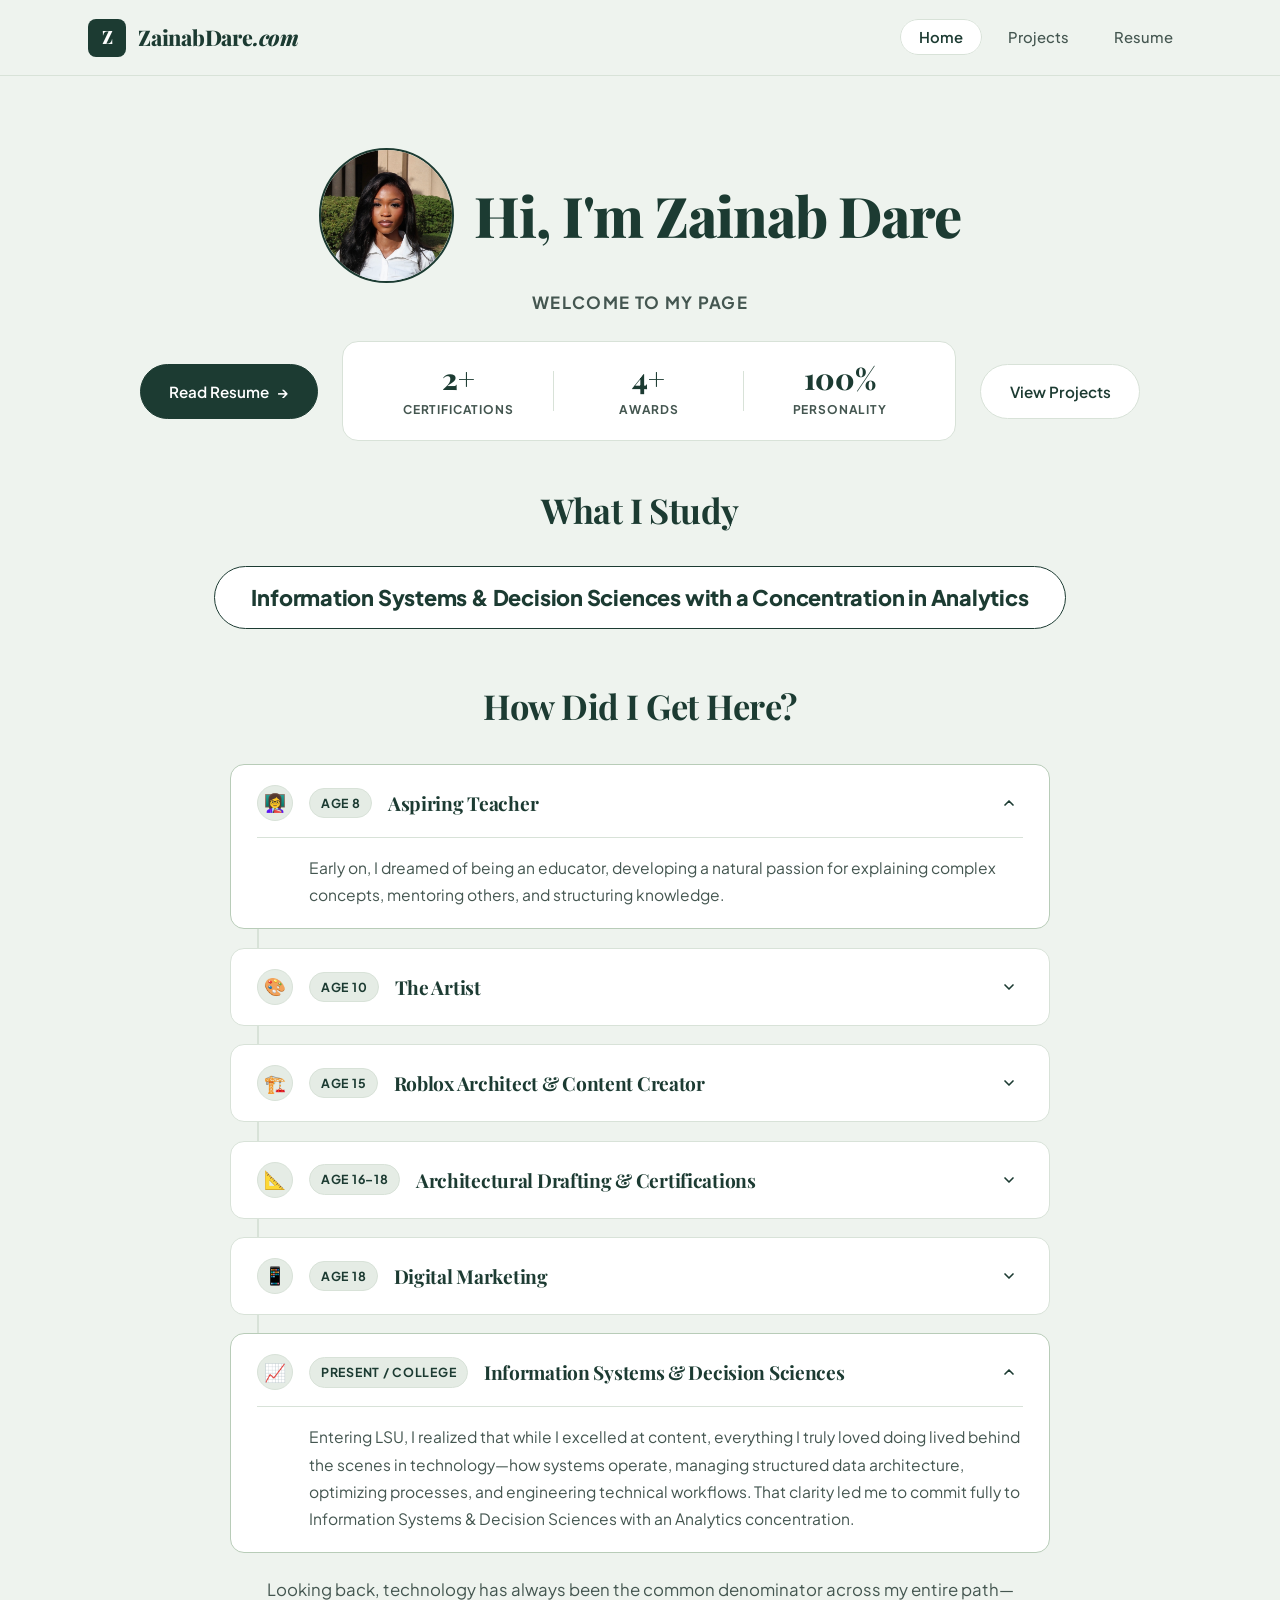
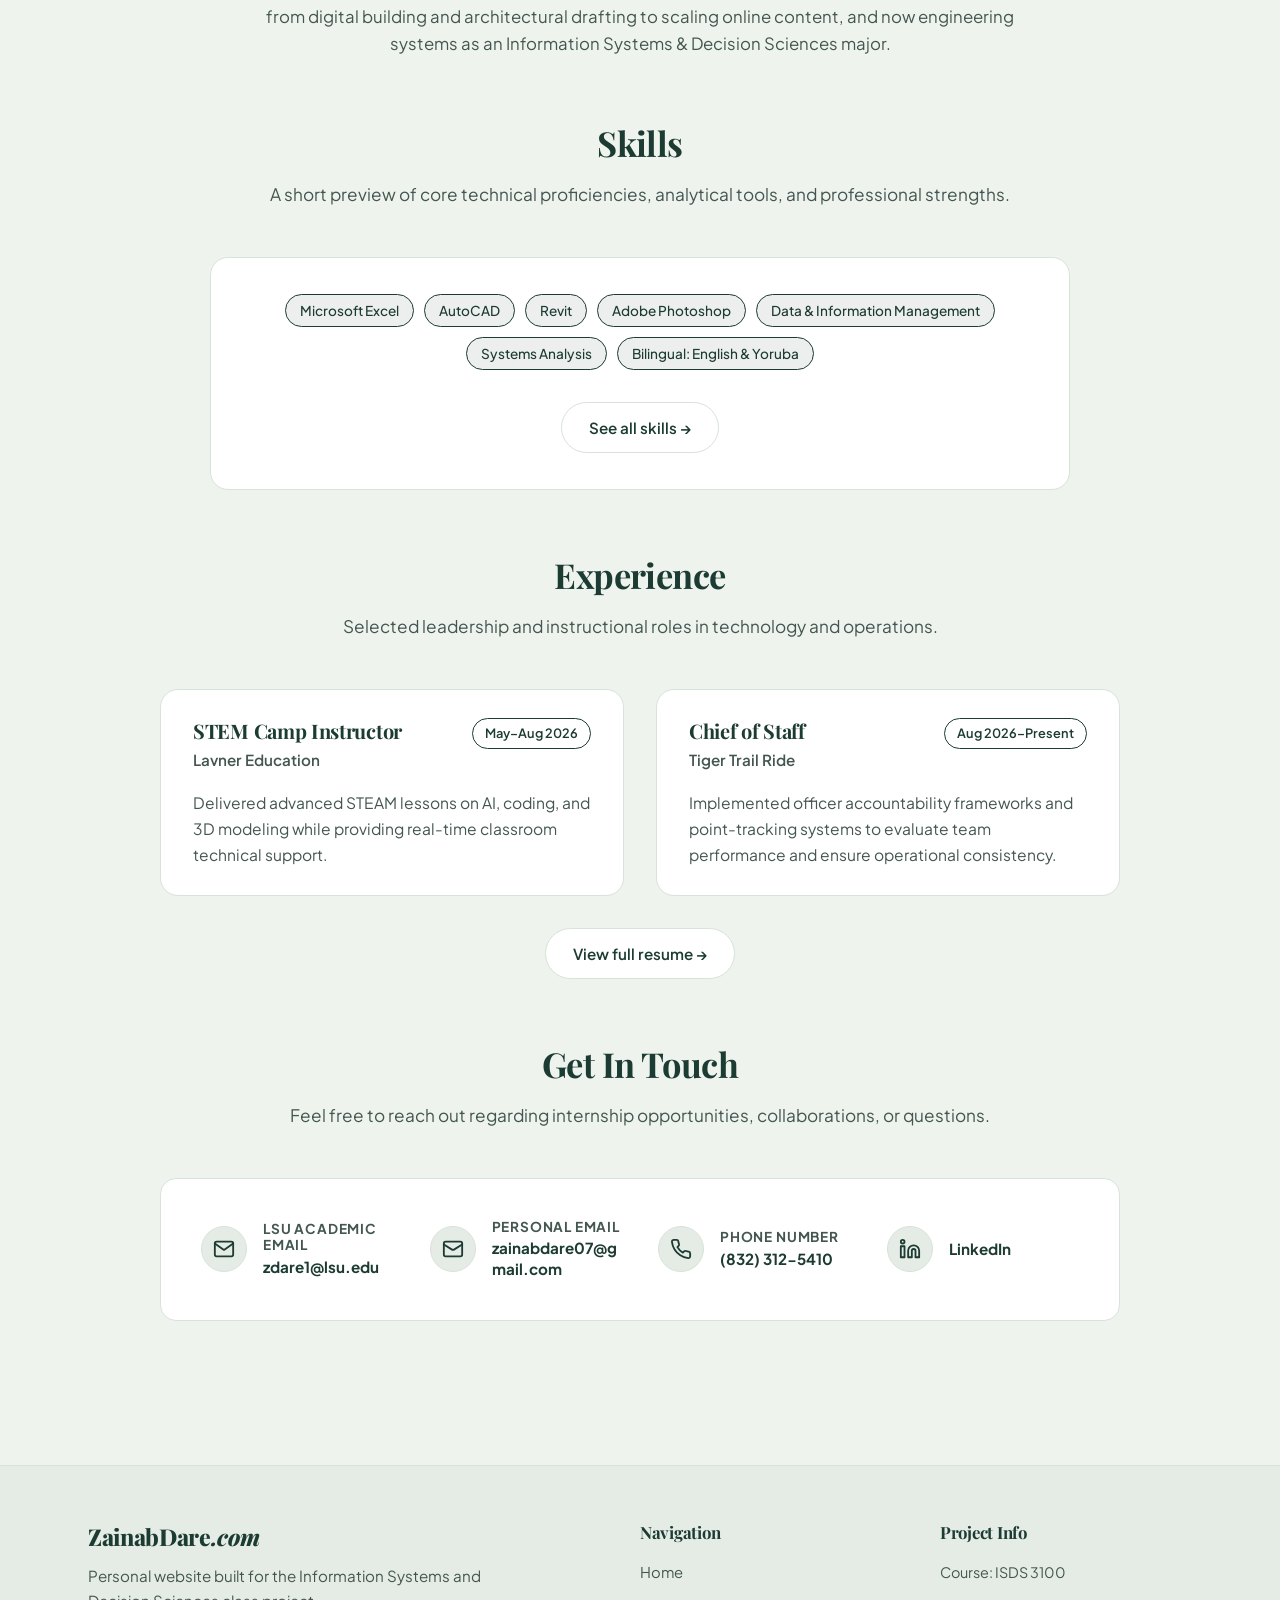
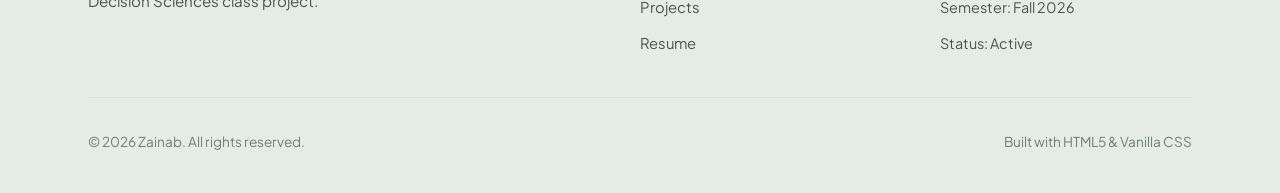
<file: index.html>
<!DOCTYPE html>
<html lang="en">

<head>
  <meta charset="UTF-8">
  <meta name="viewport" content="width=device-width, initial-scale=1.0">
  <meta name="description"
    content="Personal portfolio and academic website of Zainab, an Information Systems student showcasing coursework, projects, and skills.">
  <title>Zainab | Personal Website & Academic Portfolio</title>

  <!-- Favicon -->
  <link rel="icon" type="image/svg+xml" href="favicon.svg">

  <!-- Google Fonts Preconnect & Stylesheet -->
  <link rel="preconnect" href="https://fonts.googleapis.com">
  <link rel="preconnect" href="https://fonts.gstatic.com" crossorigin>
  <link
    href="https://fonts.googleapis.com/css2?family=Playfair+Display:ital,wght@0,600;0,700;0,800;0,900;1,600;1,700&family=Plus+Jakarta+Sans:wght@300;400;500;600;700&display=swap"
    rel="stylesheet">

  <!-- Stylesheet -->
  <link rel="stylesheet" href="styles.css">
</head>

<body>
  <!-- Accessibility Skip Link -->
  <a href="#main-content" class="skip-link">Skip to main content</a>

  <!-- Navigation Header -->
  <header class="site-header">
    <div class="container header-container">
      <a href="index.html" class="brand-logo" id="nav-brand" aria-label="Zainab's Portfolio Homepage">
        <span class="brand-avatar" aria-hidden="true">Z</span>
        <span>ZainabDare<span class="gradient-text">.com</span></span>
      </a>

      <!-- Mobile Hamburger Button -->
      <button type="button" class="menu-toggle" id="menu-toggle" aria-label="Open menu" aria-expanded="false"
        aria-controls="primary-nav">
        <span class="hamburger-line"></span>
        <span class="hamburger-line"></span>
        <span class="hamburger-line"></span>
      </button>

      <!-- Primary Navigation -->
      <nav class="main-nav" id="primary-nav" aria-label="Primary Navigation">
        <ul class="nav-links">
          <li><a href="index.html" class="active" aria-current="page" id="nav-home">Home</a></li>
          <li><a href="project.html" id="nav-projects">Projects</a></li>
          <li><a href="resume.html" id="nav-resume">Resume</a></li>
        </ul>
      </nav>
    </div>
  </header>

  <!-- Main Content Container -->
  <main id="main-content">
    <div class="container">

      <!-- Hero / Profile Section -->
      <section id="profile" class="hero-section" aria-labelledby="hero-title">
        <div class="hero-content">
          <div class="hero-greeting-container">
            <img src="headshot.jpg" alt="Zainab Dare" class="hero-headshot">
            <h1 id="hero-title" class="hero-title">
              Hi, I'm Zainab Dare
            </h1>
          </div>
          <p class="hero-welcome-sub">Welcome to my page</p>

          <!-- Flanked Stats & Action Buttons Row -->
          <div class="hero-flanked-stats-row">
            <a href="resume.html" class="btn btn-primary btn-pill hero-flank-btn" id="btn-hero-resume">
              <span>Read Resume</span>
              <span aria-hidden="true">→</span>
            </a>

            <!-- Center Quick Stats Card -->
            <div class="profile-card hero-stats-card">
              <!-- Stats Row -->
              <div class="profile-stats">
                <div class="profile-stat-item">
                  <div class="stat-number">2+</div>
                  <div class="stat-label">CERTIFICATIONS</div>
                </div>
                <div class="profile-stat-item">
                  <div class="stat-number">4+</div>
                  <div class="stat-label">AWARDS</div>
                </div>
                <div class="profile-stat-item">
                  <div class="stat-number">100%</div>
                  <div class="stat-label">PERSONALITY</div>
                </div>
              </div>
            </div>

            <a href="project.html" class="btn btn-secondary btn-pill hero-flank-btn" id="btn-hero-projects">
              <span>View Projects</span>
            </a>
          </div>
        </div>
      </section>

      <!-- What I Study & Journey Flowchart Section -->
      <section id="journey" class="section-spacing" aria-labelledby="study-title">
        <div class="section-header study-header">
          <h2 id="study-title">What I Study</h2>
          <div class="study-highlight-card">
            Information Systems &amp; Decision Sciences with a Concentration in Analytics
          </div>
        </div>

        <!-- How Did I Get Here? Timeline Heading -->
        <div class="section-header timeline-header">
          <h2 id="timeline-title">How Did I Get Here?</h2>
        </div>

        <div class="journey-timeline-wrapper">
          <div class="journey-timeline" aria-label="Interactive Journey Milestones">

            <!-- Milestone 1: Age 8 -->
            <details class="journey-card" id="journey-milestone-1" open>
              <summary class="journey-header">
                <div class="journey-header-left">
                  <span class="journey-icon" aria-hidden="true">👩‍🏫</span>
                  <span class="journey-step-badge">Age 8</span>
                  <h3 class="journey-title">Aspiring Teacher</h3>
                </div>
                <div class="journey-chevron" aria-hidden="true">
                  <svg width="16" height="16" viewBox="0 0 24 24" fill="none" stroke="currentColor" stroke-width="2.5"
                    stroke-linecap="round" stroke-linejoin="round">
                    <polyline points="6 9 12 15 18 9"></polyline>
                  </svg>
                </div>
              </summary>
              <div class="journey-body">
                <p>
                  Early on, I dreamed of being an educator, developing a natural passion for explaining complex
                  concepts, mentoring others, and structuring knowledge.
                </p>
              </div>
            </details>

            <!-- Milestone 2: Age 10 -->
            <details class="journey-card" id="journey-milestone-2">
              <summary class="journey-header">
                <div class="journey-header-left">
                  <span class="journey-icon" aria-hidden="true">🎨</span>
                  <span class="journey-step-badge">Age 10</span>
                  <h3 class="journey-title">The Artist</h3>
                </div>
                <div class="journey-chevron" aria-hidden="true">
                  <svg width="16" height="16" viewBox="0 0 24 24" fill="none" stroke="currentColor" stroke-width="2.5"
                    stroke-linecap="round" stroke-linejoin="round">
                    <polyline points="6 9 12 15 18 9"></polyline>
                  </svg>
                </div>
              </summary>
              <div class="journey-body">
                <p>
                  My interests evolved toward visual creativity and design. I was great artistically and won multiple
                  state and scholastic art awards, building an eye for detail and composition.
                </p>
              </div>
            </details>

            <!-- Milestone 3: Age 15 -->
            <details class="journey-card" id="journey-milestone-3">
              <summary class="journey-header">
                <div class="journey-header-left">
                  <span class="journey-icon" aria-hidden="true">🏗️</span>
                  <span class="journey-step-badge">Age 15</span>
                  <h3 class="journey-title">Roblox Architect &amp; Content Creator</h3>
                </div>
                <div class="journey-chevron" aria-hidden="true">
                  <svg width="16" height="16" viewBox="0 0 24 24" fill="none" stroke="currentColor" stroke-width="2.5"
                    stroke-linecap="round" stroke-linejoin="round">
                    <polyline points="6 9 12 15 18 9"></polyline>
                  </svg>
                </div>
              </summary>
              <div class="journey-body">
                <p>
                  During quarantine, I poured my creativity into Roblox Bloxburg, designing and architecting detailed
                  virtual houses daily. I launched a YouTube channel documenting my builds that scaled to over 1,000
                  subscribers and generated over 1,000,000 views, sparking my fascination with digital systems and user
                  interaction.
                </p>
              </div>
            </details>

            <!-- Milestone 4: Age 16–18 -->
            <details class="journey-card" id="journey-milestone-4">
              <summary class="journey-header">
                <div class="journey-header-left">
                  <span class="journey-icon" aria-hidden="true">📐</span>
                  <span class="journey-step-badge">Age 16–18</span>
                  <h3 class="journey-title">Architectural Drafting &amp; Certifications</h3>
                </div>
                <div class="journey-chevron" aria-hidden="true">
                  <svg width="16" height="16" viewBox="0 0 24 24" fill="none" stroke="currentColor" stroke-width="2.5"
                    stroke-linecap="round" stroke-linejoin="round">
                    <polyline points="6 9 12 15 18 9"></polyline>
                  </svg>
                </div>
              </summary>
              <div class="journey-body">
                <p>
                  Turned digital building into real-world engineering through Houston Community College (HCC), earning
                  my Certificate in Drafting &amp; Design Engineering Technology and professional certifications in
                  AutoCAD and Revit.
                </p>
              </div>
            </details>

            <!-- Milestone 5: Age 18 -->
            <details class="journey-card" id="journey-milestone-5">
              <summary class="journey-header">
                <div class="journey-header-left">
                  <span class="journey-icon" aria-hidden="true">📱</span>
                  <span class="journey-step-badge">Age 18</span>
                  <h3 class="journey-title">Digital Marketing</h3>
                </div>
                <div class="journey-chevron" aria-hidden="true">
                  <svg width="16" height="16" viewBox="0 0 24 24" fill="none" stroke="currentColor" stroke-width="2.5"
                    stroke-linecap="round" stroke-linejoin="round">
                    <polyline points="6 9 12 15 18 9"></polyline>
                  </svg>
                </div>
              </summary>
              <div class="journey-body">
                <p>
                  I was really good with content creation, scaling platforms to over 100K followers and generating over
                  32 million total views. That's why I initially chose digital marketing—because it was what I was
                  naturally good at.
                </p>
              </div>
            </details>

            <!-- Milestone 6: Present / College -->
            <details class="journey-card" id="journey-milestone-6" open>
              <summary class="journey-header">
                <div class="journey-header-left">
                  <span class="journey-icon" aria-hidden="true">📈</span>
                  <span class="journey-step-badge">Present / College</span>
                  <h3 class="journey-title">Information Systems &amp; Decision Sciences</h3>
                </div>
                <div class="journey-chevron" aria-hidden="true">
                  <svg width="16" height="16" viewBox="0 0 24 24" fill="none" stroke="currentColor" stroke-width="2.5"
                    stroke-linecap="round" stroke-linejoin="round">
                    <polyline points="6 9 12 15 18 9"></polyline>
                  </svg>
                </div>
              </summary>
              <div class="journey-body">
                <p>
                  Entering LSU, I realized that while I excelled at content, everything I truly loved doing lived behind
                  the scenes in technology—how systems operate, managing structured data architecture, optimizing
                  processes, and engineering technical workflows. That clarity led me to commit fully to Information
                  Systems &amp; Decision Sciences with an Analytics concentration.
                </p>
              </div>
            </details>

          </div>

          <!-- Journey Closing Takeaway -->
          <p class="journey-takeaway">
            Looking back, technology has always been the common denominator across my entire path—from digital
            building and architectural drafting to scaling online content, and now engineering systems as an
            Information Systems &amp; Decision Sciences major.
          </p>
        </div>
      </section>

      <!-- Skills Hub Section -->
      <section id="skills" class="section-spacing" aria-labelledby="skills-title">
        <div class="section-header">
          <h2 id="skills-title">Skills</h2>
          <p class="section-subtitle">
            A short preview of core technical proficiencies, analytical tools, and professional strengths.
          </p>
        </div>

        <div class="skills-hub-card">
          <div class="skills-hub-tags" aria-label="Skills highlights">
            <span class="tag-pill">Microsoft Excel</span>
            <span class="tag-pill">AutoCAD</span>
            <span class="tag-pill">Revit</span>
            <span class="tag-pill">Adobe Photoshop</span>
            <span class="tag-pill">Data &amp; Information Management</span>
            <span class="tag-pill">Systems Analysis</span>
            <span class="tag-pill">Bilingual: English &amp; Yoruba</span>
          </div>

          <div class="section-cta-wrap">
            <a href="resume.html#section-skills" class="btn btn-secondary btn-pill" id="link-all-skills">See all skills
              &rarr;</a>
          </div>
        </div>
      </section>

      <!-- Experience Hub Section -->
      <section id="experience" class="section-spacing" aria-labelledby="experience-title">
        <div class="section-header">
          <h2 id="experience-title">Experience</h2>
          <p class="section-subtitle">
            Selected leadership and instructional roles in technology and operations.
          </p>
        </div>

        <div class="grid-2 experience-hub-grid">
          <!-- Card 1: STEM Camp Instructor -->
          <article class="experience-card" aria-label="STEM Camp Instructor — Lavner Education (May–Aug 2026)"
            title="STEM Camp Instructor — Lavner Education (May–Aug 2026)">
            <div class="experience-card-header">
              <div class="experience-card-heading">
                <h3 class="experience-card-role">STEM Camp Instructor</h3>
                <div class="experience-card-company">Lavner Education</div>
              </div>
              <span class="pill-tag highlight">May–Aug 2026</span>
            </div>
            <p class="experience-card-summary">
              Delivered advanced STEAM lessons on AI, coding, and 3D modeling while providing real-time classroom
              technical support.
            </p>
          </article>

          <!-- Card 2: Chief of Staff -->
          <article class="experience-card" aria-label="Chief of Staff — Tiger Trail Ride (Aug 2026–Present)"
            title="Chief of Staff — Tiger Trail Ride (Aug 2026–Present)">
            <div class="experience-card-header">
              <div class="experience-card-heading">
                <h3 class="experience-card-role">Chief of Staff</h3>
                <div class="experience-card-company">Tiger Trail Ride</div>
              </div>
              <span class="pill-tag highlight">Aug 2026–Present</span>
            </div>
            <p class="experience-card-summary">
              Implemented officer accountability frameworks and point-tracking systems to evaluate team performance and
              ensure operational consistency.
            </p>
          </article>
        </div>

        <div class="section-cta-wrap">
          <a href="resume.html#section-experience" class="btn btn-secondary btn-pill" id="link-full-resume">View full
            resume &rarr;</a>
        </div>
      </section>

      <!-- Contact Me Section -->
      <section id="contact" class="contact-section section-spacing" aria-labelledby="contact-title">
        <div class="section-header">
          <h2 id="contact-title">Get In Touch</h2>
          <p class="section-subtitle">
            Feel free to reach out regarding internship opportunities, collaborations, or questions.
          </p>
        </div>

        <div class="contact-card">
          <div class="contact-grid">

            <!-- School Email -->
            <div class="contact-item">
              <div class="contact-icon" aria-hidden="true">
                <svg width="22" height="22" viewBox="0 0 24 24" fill="none" stroke="currentColor" stroke-width="2"
                  stroke-linecap="round" stroke-linejoin="round">
                  <path d="M4 4h16c1.1 0 2 .9 2 2v12c0 1.1-.9 2-2 2H4c-1.1 0-2-.9-2-2V6c0-1.1.9-2 2-2z"></path>
                  <polyline points="22,6 12,13 2,6"></polyline>
                </svg>
              </div>
              <div class="contact-details">
                <span class="contact-label">LSU Academic Email</span>
                <a href="mailto:zdare1@lsu.edu" class="contact-link">zdare1@lsu.edu</a>
              </div>
            </div>

            <!-- Personal Email -->
            <div class="contact-item">
              <div class="contact-icon" aria-hidden="true">
                <svg width="22" height="22" viewBox="0 0 24 24" fill="none" stroke="currentColor" stroke-width="2"
                  stroke-linecap="round" stroke-linejoin="round">
                  <rect x="2" y="4" width="20" height="16" rx="2"></rect>
                  <path d="m22 7-8.97 5.7a1.94 1.94 0 0 1-2.06 0L2 7"></path>
                </svg>
              </div>
              <div class="contact-details">
                <span class="contact-label">Personal Email</span>
                <a href="mailto:zainabdare07@gmail.com" class="contact-link">zainabdare07@gmail.com</a>
              </div>
            </div>

            <!-- Phone -->
            <div class="contact-item">
              <div class="contact-icon" aria-hidden="true">
                <svg width="22" height="22" viewBox="0 0 24 24" fill="none" stroke="currentColor" stroke-width="2"
                  stroke-linecap="round" stroke-linejoin="round">
                  <path
                    d="M22 16.92v3a2 2 0 0 1-2.18 2 19.79 19.79 0 0 1-8.63-3.07 19.5 19.5 0 0 1-6-6 19.79 19.79 0 0 1-3.07-8.67A2 2 0 0 1 4.11 2h3a2 2 0 0 1 2 1.72 12.84 12.84 0 0 0 .7 2.81 2 2 0 0 1-.45 2.11L8.09 9.91a16 16 0 0 0 6 6l1.27-1.27a2 2 0 0 1 2.11-.45 12.84 12.84 0 0 0 2.81.7A2 2 0 0 1 22 16.92z">
                  </path>
                </svg>
              </div>
              <div class="contact-details">
                <span class="contact-label">Phone Number</span>
                <a href="tel:8323125410" class="contact-link">(832) 312-5410</a>
              </div>
            </div>

            <!-- LinkedIn -->
            <div class="contact-item">
              <div class="contact-icon" aria-hidden="true">
                <svg width="22" height="22" viewBox="0 0 24 24" fill="none" stroke="currentColor" stroke-width="2"
                  stroke-linecap="round" stroke-linejoin="round">
                  <path d="M16 8a6 6 0 0 1 6 6v7h-4v-7a2 2 0 0 0-2-2 2 2 0 0 0-2 2v7h-4v-7a6 6 0 0 1 6-6z"></path>
                  <rect x="2" y="9" width="4" height="12"></rect>
                  <circle cx="4" cy="4" r="2"></circle>
                </svg>
              </div>
              <div class="contact-details">
                <a href="https://www.linkedin.com/in/zainab-dare-b6b320384" target="_blank" rel="noopener noreferrer"
                  class="contact-link">LinkedIn</a>
              </div>
            </div>

          </div>
        </div>
      </section>

    </div>
  </main>

  <!-- Site Footer -->
  <footer class="site-footer">
    <div class="container">
      <div class="footer-content">
        <div class="footer-brand">
          <h4>ZainabDare<span class="gradient-text">.com</span></h4>
          <p>
            Personal website built for the Information Systems and Decision Sciences class project.
          </p>
        </div>

        <div class="footer-links">
          <h5>Navigation</h5>
          <ul>
            <li><a href="index.html">Home</a></li>
            <li><a href="project.html">Projects</a></li>
            <li><a href="resume.html">Resume</a></li>
          </ul>
        </div>

        <div class="footer-links">
          <h5>Project Info</h5>
          <ul>
            <li><span style="color: var(--text-secondary); font-size: 0.9rem;">Course: ISDS 3100</span></li>
            <li><span style="color: var(--text-secondary); font-size: 0.9rem;">Semester: Fall 2026</span></li>
            <li><span style="color: var(--text-secondary); font-size: 0.9rem;">Status: Active</span></li>
          </ul>
        </div>
      </div>

      <div class="footer-bottom">
        <p>&copy; 2026 Zainab. All rights reserved.</p>
        <p>Built with HTML5 &amp; Vanilla CSS</p>
      </div>
    </div>
  </footer>

  <!-- Mobile Navigation Script -->
  <script src="script.js"></script>
</body>

</html>
</file>
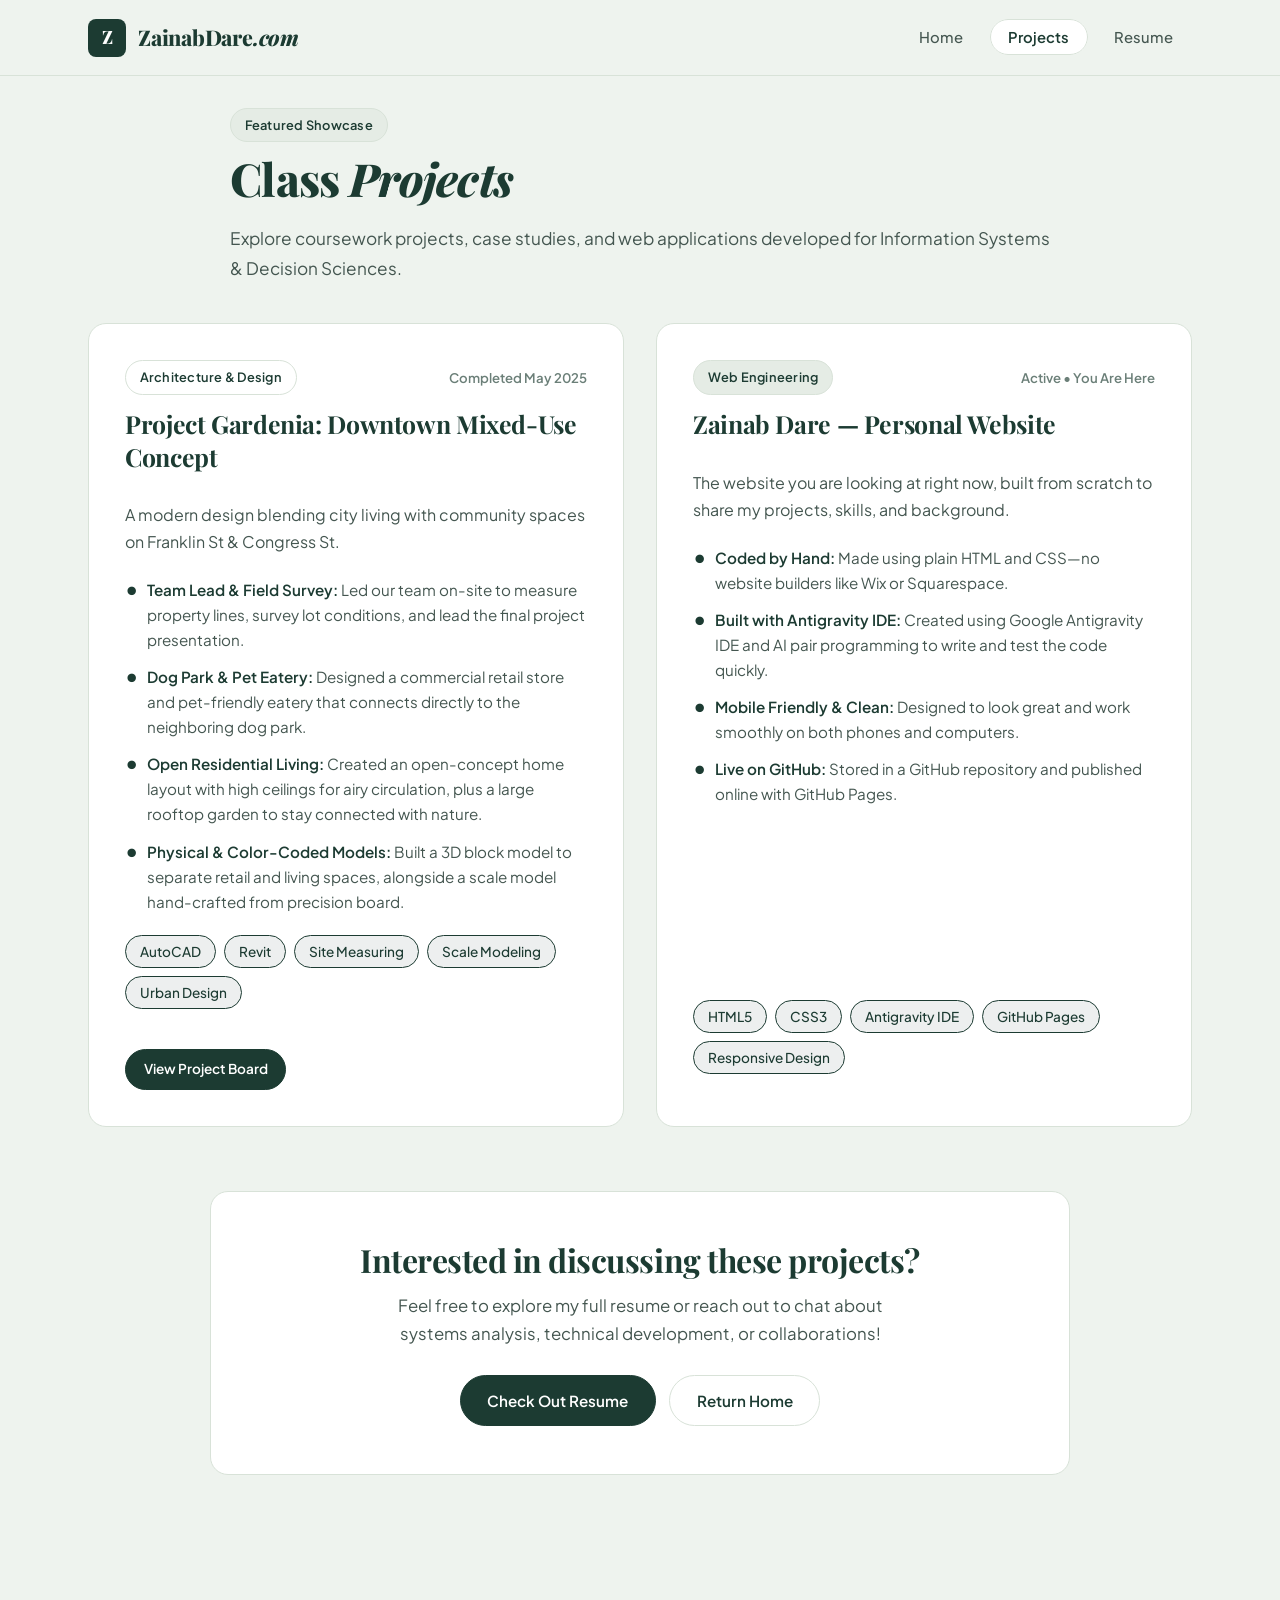
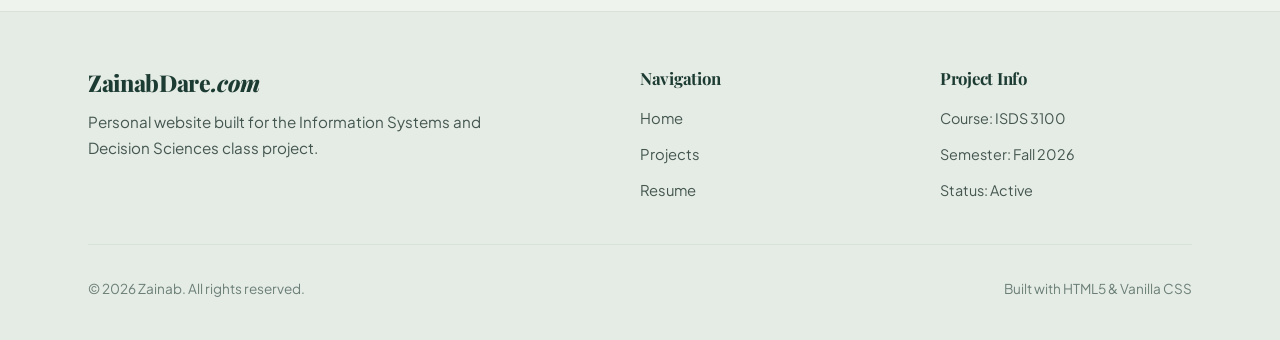
<file: project.html>
<!DOCTYPE html>
<html lang="en">

<head>
  <meta charset="UTF-8">
  <meta name="viewport" content="width=device-width, initial-scale=1.0">
  <meta name="description"
    content="Explore coursework projects, case studies, and web applications developed by Zainab for Information Systems & Decision Sciences.">
  <title>Projects | Zainab - Academic Portfolio & Case Studies</title>

  <!-- Favicon -->
  <link rel="icon" type="image/svg+xml" href="favicon.svg">

  <!-- Google Fonts Preconnect & Stylesheet -->
  <link rel="preconnect" href="https://fonts.googleapis.com">
  <link rel="preconnect" href="https://fonts.gstatic.com" crossorigin>
  <link
    href="https://fonts.googleapis.com/css2?family=Playfair+Display:ital,wght@0,600;0,700;0,800;0,900;1,600;1,700&family=Plus+Jakarta+Sans:wght@300;400;500;600;700&display=swap"
    rel="stylesheet">

  <!-- Stylesheet -->
  <link rel="stylesheet" href="styles.css">
</head>

<body>
  <!-- Accessibility Skip Link -->
  <a href="#main-content" class="skip-link">Skip to main content</a>

  <!-- Navigation Header -->
  <header class="site-header">
    <div class="container header-container">
      <a href="index.html" class="brand-logo" id="nav-brand" aria-label="Zainab's Portfolio Homepage">
        <span class="brand-avatar" aria-hidden="true">Z</span>
        <span>ZainabDare<span class="gradient-text">.com</span></span>
      </a>

      <!-- Mobile Hamburger Button -->
      <button type="button" class="menu-toggle" id="menu-toggle" aria-label="Open menu" aria-expanded="false"
        aria-controls="primary-nav">
        <span class="hamburger-line"></span>
        <span class="hamburger-line"></span>
        <span class="hamburger-line"></span>
      </button>

      <!-- Primary Navigation -->
      <nav class="main-nav" id="primary-nav" aria-label="Primary Navigation">
        <ul class="nav-links">
          <li><a href="index.html" id="nav-home">Home</a></li>
          <li><a href="project.html" class="active" aria-current="page" id="nav-projects">Projects</a></li>
          <li><a href="resume.html" id="nav-resume">Resume</a></li>
        </ul>
      </nav>
    </div>
  </header>

  <!-- Main Content Container -->
  <main id="main-content">
    <div class="container">

      <!-- Projects Header -->
      <section class="section-header" style="text-align: left; margin-bottom: 2.5rem;" aria-labelledby="projects-title">
        <span class="badge badge-cyan">Featured Showcase</span>
        <h1 id="projects-title" style="margin-top: 0.5rem;">
          Class <span class="gradient-text">Projects</span>
        </h1>
        <p class="section-subtitle" style="text-align: left; margin-left: 0; margin-right: 0;">
          Explore coursework projects, case studies, and web applications developed for Information Systems &amp;
          Decision Sciences.
        </p>
      </section>

      <!-- Projects Grid -->
      <section class="grid-2 section-spacing" aria-label="Projects List">

        <!-- CARD 1: PROJECT GARDENIA: DOWNTOWN MIXED-USE CONCEPT -->
        <article class="glass-card project-card" id="project-gardenia">
          <div class="project-card-header">
            <div class="project-meta">
              <span class="badge">Architecture &amp; Design</span>
              <span class="timeline-date">Completed May 2025</span>
            </div>
            <h3>Project Gardenia: Downtown Mixed-Use Concept</h3>
          </div>

          <p>
            A modern design blending city living with community spaces on Franklin St &amp; Congress St.
          </p>

          <ul class="project-features">
            <li><strong>Team Lead &amp; Field Survey:</strong> Led our team on-site to measure property lines, survey
              lot conditions, and lead the final project presentation.</li>
            <li><strong>Dog Park &amp; Pet Eatery:</strong> Designed a commercial retail store and pet-friendly eatery
              that connects directly to the neighboring dog park.</li>
            <li><strong>Open Residential Living:</strong> Created an open-concept home layout with high ceilings for
              airy circulation, plus a large rooftop garden to stay connected with nature.</li>
            <li><strong>Physical &amp; Color-Coded Models:</strong> Built a 3D block model to separate retail and living
              spaces, alongside a scale model hand-crafted from precision board.</li>
          </ul>

          <div class="tags-container">
            <span class="tag-pill">AutoCAD</span>
            <span class="tag-pill">Revit</span>
            <span class="tag-pill">Site Measuring</span>
            <span class="tag-pill">Scale Modeling</span>
            <span class="tag-pill">Urban Design</span>
          </div>

          <div class="project-actions">
            <a href="javascript:void(0)" id="openModalBtn" class="btn btn-primary"
              style="padding: 0.5rem 1.1rem; font-size: 0.85rem;">
              <span>View Project Board</span>
            </a>
          </div>
        </article>

        <!-- CARD 2: CURRENT WEBSITE & AI WORKFLOW -->
        <article class="glass-card project-card" id="project-personal-website">
          <div class="project-card-header">
            <div class="project-meta">
              <span class="badge badge-cyan">Web Engineering</span>
              <span class="timeline-date">Active • You Are Here</span>
            </div>
            <h3>Zainab Dare — Personal Website</h3>
          </div>

          <p>
            The website you are looking at right now, built from scratch to share my projects, skills, and background.
          </p>

          <ul class="project-features">
            <li><strong>Coded by Hand:</strong> Made using plain HTML and CSS—no website builders like Wix or
              Squarespace.</li>
            <li><strong>Built with Antigravity IDE:</strong> Created using Google Antigravity IDE and AI pair
              programming to write and test the code quickly.</li>
            <li><strong>Mobile Friendly &amp; Clean:</strong> Designed to look great and work smoothly on both phones
              and computers.</li>
            <li><strong>Live on GitHub:</strong> Stored in a GitHub repository and published online with GitHub Pages.
            </li>
          </ul>

          <div class="tags-container">
            <span class="tag-pill">HTML5</span>
            <span class="tag-pill">CSS3</span>
            <span class="tag-pill">Antigravity IDE</span>
            <span class="tag-pill">GitHub Pages</span>
            <span class="tag-pill">Responsive Design</span>
          </div>
        </article>

      </section>

      <!-- Bottom Call to Action -->
      <section class="glass-card section-spacing" id="connect-banner" style="text-align: center; padding: 3rem 2rem;">
        <h2>Interested in discussing these projects?</h2>
        <p style="max-width: 540px; margin: 0.5rem auto 1.75rem;">
          Feel free to explore my full resume or reach out to chat about systems analysis, technical development, or
          collaborations!
        </p>
        <div class="btn-group" style="justify-content: center;">
          <a href="resume.html" class="btn btn-primary">Check Out Resume</a>
          <a href="index.html" class="btn btn-secondary">Return Home</a>
        </div>
      </section>

    </div>
  </main>

  <!-- Site Footer -->
  <footer class="site-footer">
    <div class="container">
      <div class="footer-content">
        <div class="footer-brand">
          <h4>ZainabDare<span class="gradient-text">.com</span></h4>
          <p>
            Personal website built for the Information Systems and Decision Sciences class project.
          </p>
        </div>

        <div class="footer-links">
          <h5>Navigation</h5>
          <ul>
            <li><a href="index.html">Home</a></li>
            <li><a href="project.html">Projects</a></li>
            <li><a href="resume.html">Resume</a></li>
          </ul>
        </div>

        <div class="footer-links">
          <h5>Project Info</h5>
          <ul>
            <li><span style="color: var(--text-secondary); font-size: 0.9rem;">Course: ISDS 3100</span></li>
            <li><span style="color: var(--text-secondary); font-size: 0.9rem;">Semester: Fall 2026</span></li>
            <li><span style="color: var(--text-secondary); font-size: 0.9rem;">Status: Active</span></li>
          </ul>
        </div>
      </div>

      <div class="footer-bottom">
        <p>&copy; 2026 Zainab. All rights reserved.</p>
        <p>Built with HTML5 &amp; Vanilla CSS</p>
      </div>
    </div>
  </footer>

  <!-- Image Lightbox Modal Overlay -->
  <div id="imageModal" class="modal-overlay" style="display: none;" role="dialog" aria-modal="true"
    aria-label="Project Gardenia Architecture Board Preview">
    <div class="modal-content">
      <button id="closeModalBtn" class="modal-close" aria-label="Close modal">&times; Close</button>
      <img src="gardenia-board.jpg" alt="Project Gardenia Architecture Board" class="modal-image">
    </div>
  </div>

  <!-- Modal Interaction Script -->
  <script>
    document.addEventListener('DOMContentLoaded', () => {
      const openModalBtn = document.getElementById('openModalBtn');
      const closeModalBtn = document.getElementById('closeModalBtn');
      const imageModal = document.getElementById('imageModal');

      function openModal() {
        if (imageModal) {
          imageModal.style.display = 'flex';
          document.body.style.overflow = 'hidden';
        }
      }

      function closeModal() {
        if (imageModal) {
          imageModal.style.display = 'none';
          document.body.style.overflow = '';
        }
      }

      if (openModalBtn) {
        openModalBtn.addEventListener('click', (e) => {
          e.preventDefault();
          openModal();
        });
      }

      if (closeModalBtn) {
        closeModalBtn.addEventListener('click', closeModal);
      }

      // Close when clicking outside the image on the backdrop
      if (imageModal) {
        imageModal.addEventListener('click', (e) => {
          if (e.target === imageModal) {
            closeModal();
          }
        });
      }

      // Close when pressing the Escape key
      document.addEventListener('keydown', (e) => {
        if (e.key === 'Escape' && imageModal && imageModal.style.display === 'flex') {
          closeModal();
        }
      });
    });
  </script>

  <!-- Mobile Navigation Script -->
  <script src="script.js"></script>
</body>

</html>
</file>
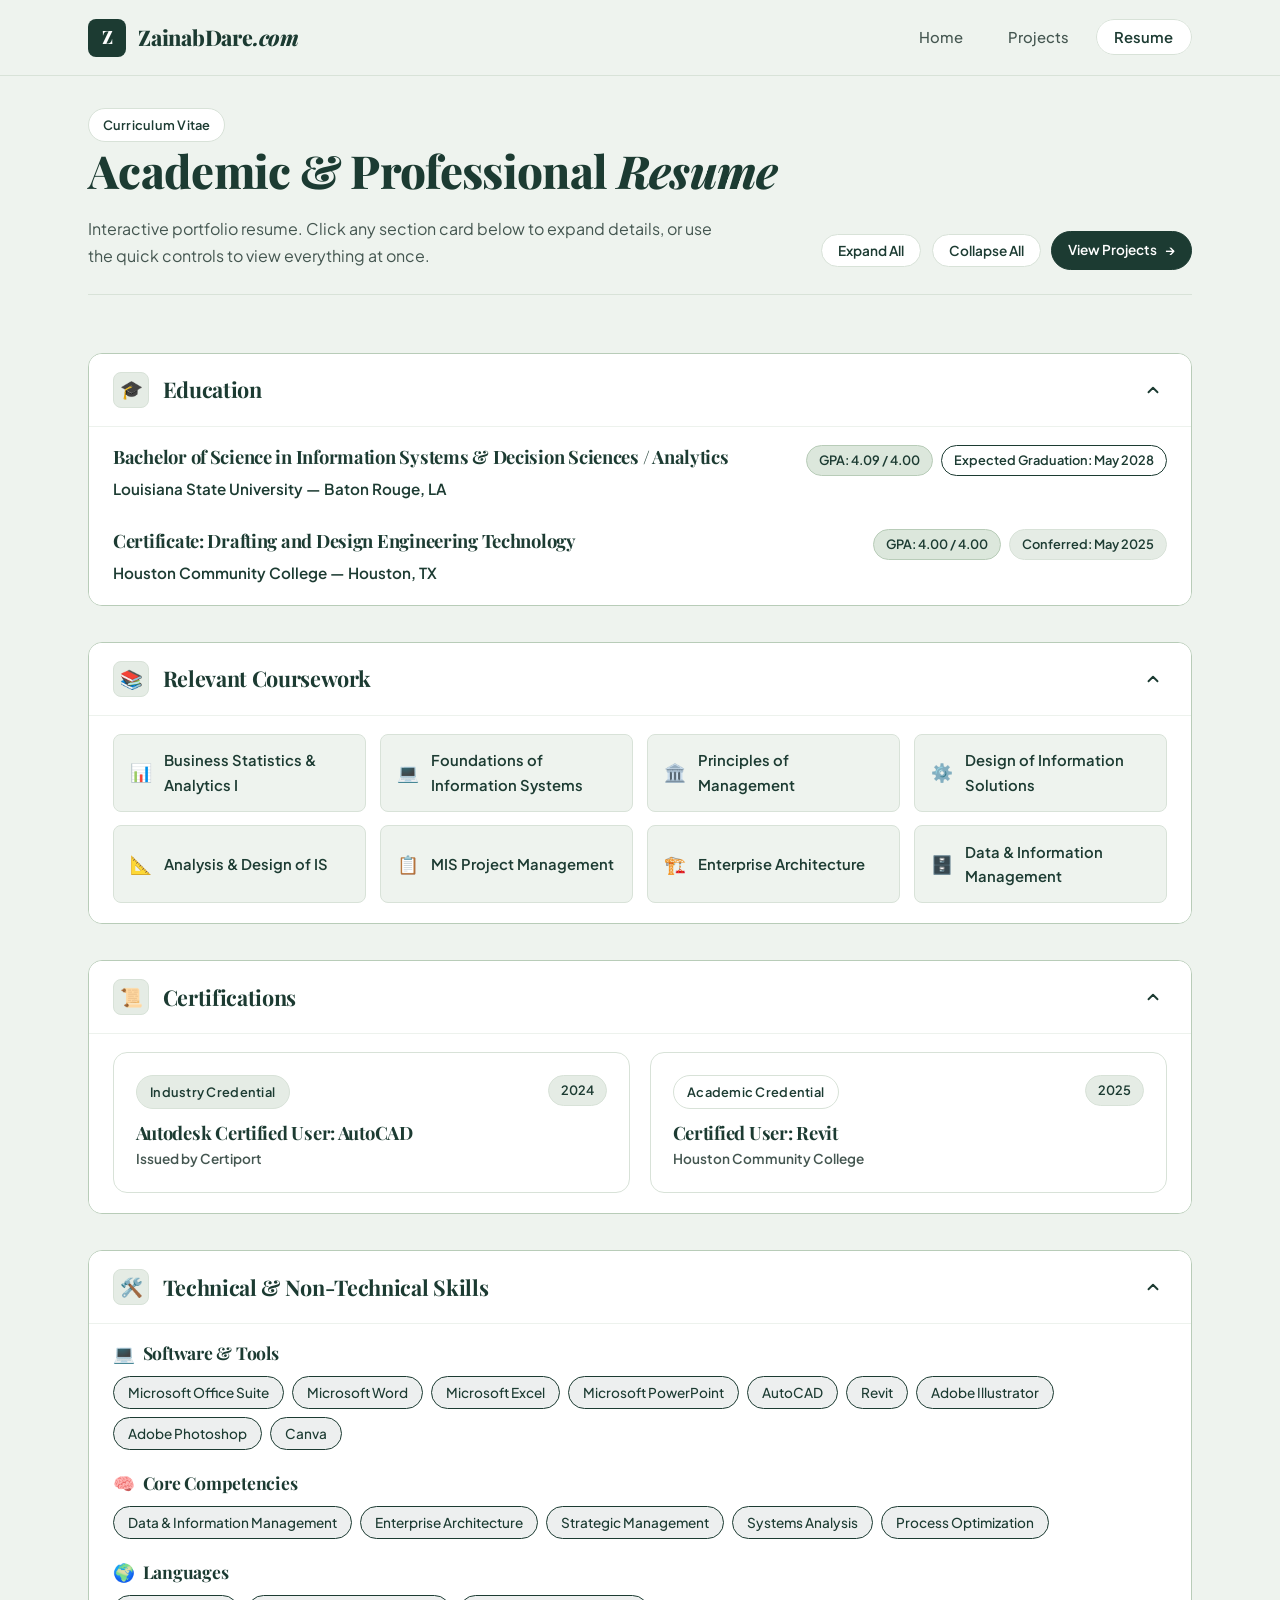
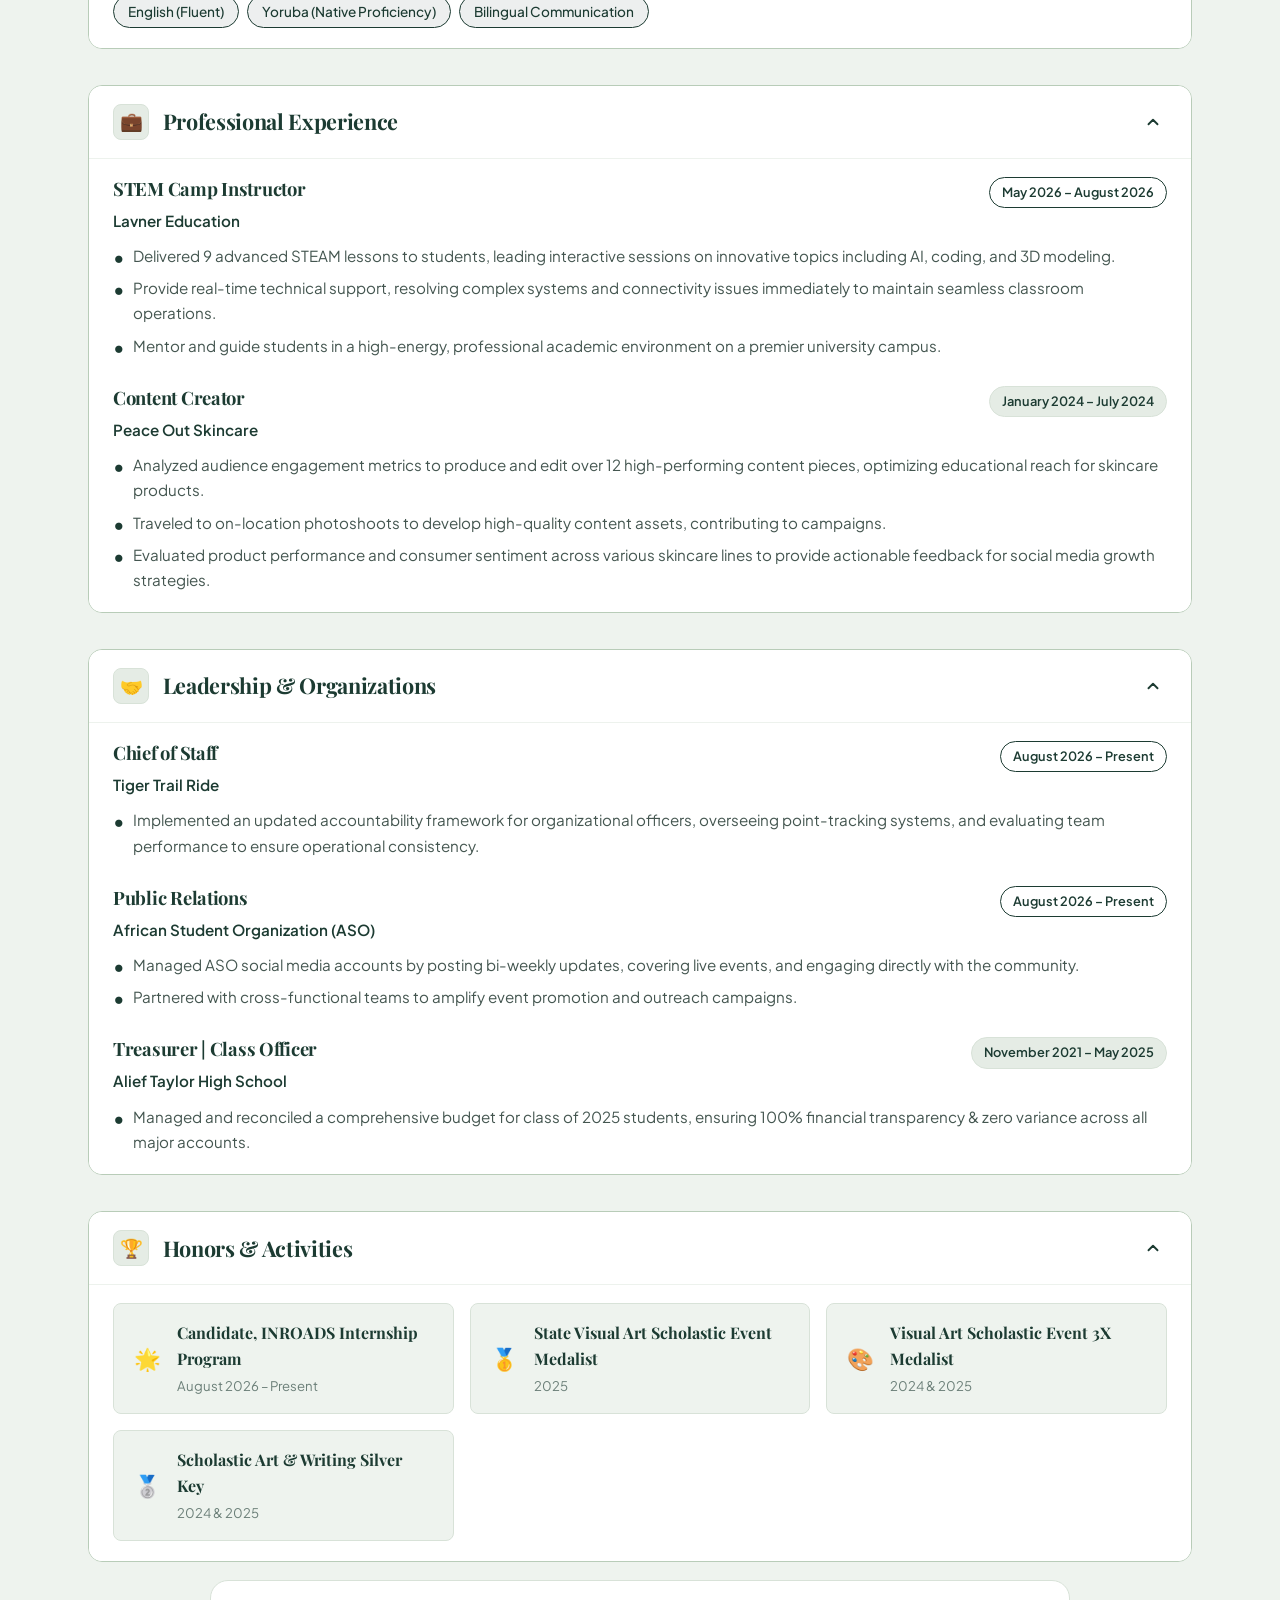
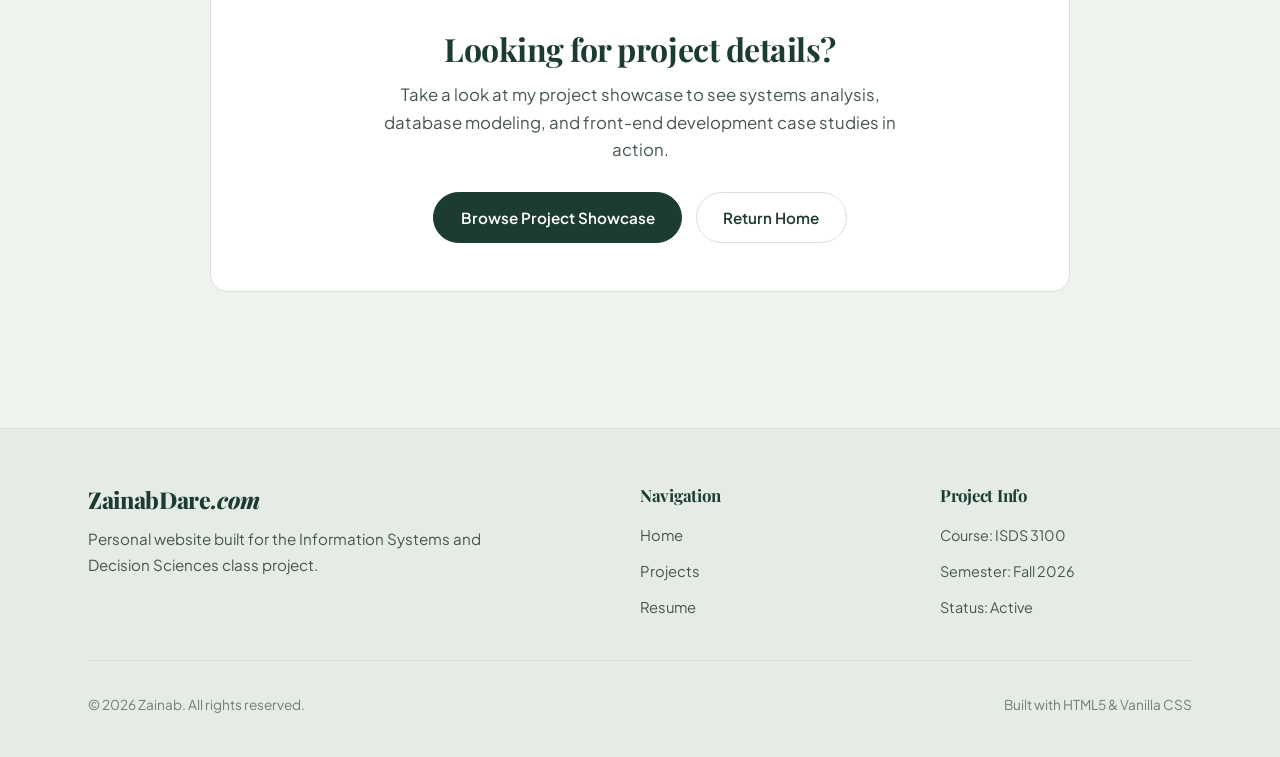
<file: resume.html>
<!DOCTYPE html>
<html lang="en">

<head>
  <meta charset="UTF-8">
  <meta name="viewport" content="width=device-width, initial-scale=1.0">
  <meta name="description"
    content="Resume of Zainab — Information Systems & Decision Sciences student at Louisiana State University. Interactive resume detailing education, skills, experience, and leadership.">
  <title>Resume | Zainab - Academic & Professional Background</title>

  <!-- Favicon -->
  <link rel="icon" type="image/svg+xml" href="favicon.svg">

  <!-- Google Fonts Preconnect & Stylesheet -->
  <link rel="preconnect" href="https://fonts.googleapis.com">
  <link rel="preconnect" href="https://fonts.gstatic.com" crossorigin>
  <link
    href="https://fonts.googleapis.com/css2?family=Playfair+Display:ital,wght@0,600;0,700;0,800;0,900;1,600;1,700&family=Plus+Jakarta+Sans:wght@300;400;500;600;700&display=swap"
    rel="stylesheet">

  <!-- Stylesheet -->
  <link rel="stylesheet" href="styles.css">
</head>

<body>
  <!-- Accessibility Skip Link -->
  <a href="#main-content" class="skip-link">Skip to main content</a>

  <!-- Navigation Header -->
  <header class="site-header">
    <div class="container header-container">
      <a href="index.html" class="brand-logo" id="nav-brand" aria-label="Zainab's Portfolio Homepage">
        <span class="brand-avatar" aria-hidden="true">Z</span>
        <span>ZainabDare<span class="gradient-text">.com</span></span>
      </a>

      <!-- Mobile Hamburger Button -->
      <button type="button" class="menu-toggle" id="menu-toggle" aria-label="Open menu" aria-expanded="false"
        aria-controls="primary-nav">
        <span class="hamburger-line"></span>
        <span class="hamburger-line"></span>
        <span class="hamburger-line"></span>
      </button>

      <!-- Primary Navigation -->
      <nav class="main-nav" id="primary-nav" aria-label="Primary Navigation">
        <ul class="nav-links">
          <li><a href="index.html" id="nav-home">Home</a></li>
          <li><a href="project.html" id="nav-projects">Projects</a></li>
          <li><a href="resume.html" class="active" aria-current="page" id="nav-resume">Resume</a></li>
        </ul>
      </nav>
    </div>
  </header>

  <!-- Main Content Container -->
  <main id="main-content">
    <div class="container">

      <!-- Page Header with Interactive Controls -->
      <section class="resume-header" aria-labelledby="resume-heading">
        <div>
          <span class="badge">Curriculum Vitae</span>
          <h1 id="resume-heading">Academic &amp; Professional <span class="gradient-text">Resume</span></h1>
          <p style="margin-bottom: 0; max-width: 650px;">
            Interactive portfolio resume. Click any section card below to expand details, or use the quick controls to
            view everything at once.
          </p>
        </div>

        <!-- Accordion Controls -->
        <div class="resume-controls">
          <button type="button" class="btn btn-secondary btn-pill btn-sm" id="btn-expand-all"
            aria-label="Expand all resume sections">
            <span>Expand All</span>
          </button>
          <button type="button" class="btn btn-secondary btn-pill btn-sm" id="btn-collapse-all"
            aria-label="Collapse all resume sections">
            <span>Collapse All</span>
          </button>
          <a href="project.html" class="btn btn-primary btn-pill btn-sm">
            <span>View Projects</span>
            <span aria-hidden="true">→</span>
          </a>
        </div>
      </section>

      <!-- Accordion Stack -->
      <section class="resume-accordion-list" aria-label="Resume Sections">

        <!-- 1. Education -->
        <details class="resume-card" id="section-education" open>
          <summary class="resume-card-header">
            <div class="resume-card-header-left">
              <span class="resume-card-icon" aria-hidden="true">🎓</span>
              <h2 class="resume-card-title">Education</h2>
            </div>
            <div class="resume-card-header-right">
              <div class="resume-chevron" aria-hidden="true">
                <svg width="18" height="18" viewBox="0 0 24 24" fill="none" stroke="currentColor" stroke-width="2.5"
                  stroke-linecap="round" stroke-linejoin="round">
                  <polyline points="6 9 12 15 18 9"></polyline>
                </svg>
              </div>
            </div>
          </summary>
          <div class="resume-card-body">

            <article class="resume-entry">
              <div class="entry-header">
                <div>
                  <h3 class="entry-title">Bachelor of Science in Information Systems &amp; Decision Sciences / Analytics
                  </h3>
                  <div class="entry-subtitle">Louisiana State University — Baton Rouge, LA</div>
                </div>
                <div class="entry-meta">
                  <span class="pill-tag success">GPA: 4.09 / 4.00</span>
                  <span class="pill-tag highlight">Expected Graduation: May 2028</span>
                </div>
              </div>
            </article>

            <article class="resume-entry">
              <div class="entry-header">
                <div>
                  <h3 class="entry-title">Certificate: Drafting and Design Engineering Technology</h3>
                  <div class="entry-subtitle">Houston Community College — Houston, TX</div>
                </div>
                <div class="entry-meta">
                  <span class="pill-tag success">GPA: 4.00 / 4.00</span>
                  <span class="pill-tag">Conferred: May 2025</span>
                </div>
              </div>
            </article>

          </div>
        </details>

        <!-- 2. Relevant Coursework -->
        <details class="resume-card" id="section-coursework" open>
          <summary class="resume-card-header">
            <div class="resume-card-header-left">
              <span class="resume-card-icon" aria-hidden="true">📚</span>
              <h2 class="resume-card-title">Relevant Coursework</h2>
            </div>
            <div class="resume-card-header-right">
              <div class="resume-chevron" aria-hidden="true">
                <svg width="18" height="18" viewBox="0 0 24 24" fill="none" stroke="currentColor" stroke-width="2.5"
                  stroke-linecap="round" stroke-linejoin="round">
                  <polyline points="6 9 12 15 18 9"></polyline>
                </svg>
              </div>
            </div>
          </summary>
          <div class="resume-card-body">
            <div class="coursework-grid">
              <div class="course-card">
                <span class="course-icon" aria-hidden="true">📊</span>
                <span class="course-name">Business Statistics &amp; Analytics I</span>
              </div>
              <div class="course-card">
                <span class="course-icon" aria-hidden="true">💻</span>
                <span class="course-name">Foundations of Information Systems</span>
              </div>
              <div class="course-card">
                <span class="course-icon" aria-hidden="true">🏛️</span>
                <span class="course-name">Principles of Management</span>
              </div>
              <div class="course-card">
                <span class="course-icon" aria-hidden="true">⚙️</span>
                <span class="course-name">Design of Information Solutions</span>
              </div>
              <div class="course-card">
                <span class="course-icon" aria-hidden="true">📐</span>
                <span class="course-name">Analysis &amp; Design of IS</span>
              </div>
              <div class="course-card">
                <span class="course-icon" aria-hidden="true">📋</span>
                <span class="course-name">MIS Project Management</span>
              </div>
              <div class="course-card">
                <span class="course-icon" aria-hidden="true">🏗️</span>
                <span class="course-name">Enterprise Architecture</span>
              </div>
              <div class="course-card">
                <span class="course-icon" aria-hidden="true">🗄️</span>
                <span class="course-name">Data &amp; Information Management</span>
              </div>
            </div>
          </div>
        </details>

        <!-- 3. Certifications -->
        <details class="resume-card" id="section-certifications" open>
          <summary class="resume-card-header">
            <div class="resume-card-header-left">
              <span class="resume-card-icon" aria-hidden="true">📜</span>
              <h2 class="resume-card-title">Certifications</h2>
            </div>
            <div class="resume-card-header-right">
              <div class="resume-chevron" aria-hidden="true">
                <svg width="18" height="18" viewBox="0 0 24 24" fill="none" stroke="currentColor" stroke-width="2.5"
                  stroke-linecap="round" stroke-linejoin="round">
                  <polyline points="6 9 12 15 18 9"></polyline>
                </svg>
              </div>
            </div>
          </summary>
          <div class="resume-card-body">
            <div class="cert-grid">

              <div class="cert-card">
                <div style="display: flex; justify-content: space-between; align-items: flex-start;">
                  <span class="badge badge-cyan">Industry Credential</span>
                  <span class="pill-tag">2024</span>
                </div>
                <h3 class="cert-title">Autodesk Certified User: AutoCAD</h3>
                <div class="cert-issuer">Issued by Certiport</div>
              </div>

              <div class="cert-card">
                <div style="display: flex; justify-content: space-between; align-items: flex-start;">
                  <span class="badge">Academic Credential</span>
                  <span class="pill-tag">2025</span>
                </div>
                <h3 class="cert-title">Certified User: Revit</h3>
                <div class="cert-issuer">Houston Community College</div>
              </div>

            </div>
          </div>
        </details>

        <!-- 4. Technical & Non-Technical Skills -->
        <details class="resume-card" id="section-skills" open>
          <summary class="resume-card-header">
            <div class="resume-card-header-left">
              <span class="resume-card-icon" aria-hidden="true">🛠️</span>
              <h2 class="resume-card-title">Technical &amp; Non-Technical Skills</h2>
            </div>
            <div class="resume-card-header-right">
              <div class="resume-chevron" aria-hidden="true">
                <svg width="18" height="18" viewBox="0 0 24 24" fill="none" stroke="currentColor" stroke-width="2.5"
                  stroke-linecap="round" stroke-linejoin="round">
                  <polyline points="6 9 12 15 18 9"></polyline>
                </svg>
              </div>
            </div>
          </summary>
          <div class="resume-card-body">
            <div class="skills-wrapper">

              <div class="skill-category">
                <h4><span aria-hidden="true">💻</span> Software &amp; Tools</h4>
                <div class="tags-group">
                  <span class="tag">Microsoft Office Suite</span>
                  <span class="tag">Microsoft Word</span>
                  <span class="tag">Microsoft Excel</span>
                  <span class="tag">Microsoft PowerPoint</span>
                  <span class="tag">AutoCAD</span>
                  <span class="tag">Revit</span>
                  <span class="tag">Adobe Illustrator</span>
                  <span class="tag">Adobe Photoshop</span>
                  <span class="tag">Canva</span>
                </div>
              </div>

              <div class="skill-category">
                <h4><span aria-hidden="true">🧠</span> Core Competencies</h4>
                <div class="tags-group">
                  <span class="tag">Data &amp; Information Management</span>
                  <span class="tag">Enterprise Architecture</span>
                  <span class="tag">Strategic Management</span>
                  <span class="tag">Systems Analysis</span>
                  <span class="tag">Process Optimization</span>
                </div>
              </div>

              <div class="skill-category">
                <h4><span aria-hidden="true">🌍</span> Languages</h4>
                <div class="tags-group">
                  <span class="tag">English (Fluent)</span>
                  <span class="tag">Yoruba (Native Proficiency)</span>
                  <span class="tag">Bilingual Communication</span>
                </div>
              </div>

            </div>
          </div>
        </details>

        <!-- 5. Professional Experience -->
        <details class="resume-card" id="section-experience" open>
          <summary class="resume-card-header">
            <div class="resume-card-header-left">
              <span class="resume-card-icon" aria-hidden="true">💼</span>
              <h2 class="resume-card-title">Professional Experience</h2>
            </div>
            <div class="resume-card-header-right">
              <div class="resume-chevron" aria-hidden="true">
                <svg width="18" height="18" viewBox="0 0 24 24" fill="none" stroke="currentColor" stroke-width="2.5"
                  stroke-linecap="round" stroke-linejoin="round">
                  <polyline points="6 9 12 15 18 9"></polyline>
                </svg>
              </div>
            </div>
          </summary>
          <div class="resume-card-body">

            <!-- Lavner Education -->
            <article class="resume-entry">
              <div class="entry-header">
                <div>
                  <h3 class="entry-title">STEM Camp Instructor</h3>
                  <div class="entry-subtitle">Lavner Education</div>
                </div>
                <div class="entry-meta">
                  <span class="pill-tag highlight">May 2026 – August 2026</span>
                </div>
              </div>
              <ul class="entry-bullets">
                <li>Delivered 9 advanced STEAM lessons to students, leading interactive sessions on innovative topics
                  including AI, coding, and 3D modeling.</li>
                <li>Provide real-time technical support, resolving complex systems and connectivity issues immediately
                  to maintain seamless classroom operations.</li>
                <li>Mentor and guide students in a high-energy, professional academic environment on a premier
                  university campus.</li>
              </ul>
            </article>

            <!-- Peace Out Skincare -->
            <article class="resume-entry">
              <div class="entry-header">
                <div>
                  <h3 class="entry-title">Content Creator</h3>
                  <div class="entry-subtitle">Peace Out Skincare</div>
                </div>
                <div class="entry-meta">
                  <span class="pill-tag">January 2024 – July 2024</span>
                </div>
              </div>
              <ul class="entry-bullets">
                <li>Analyzed audience engagement metrics to produce and edit over 12 high-performing content pieces,
                  optimizing educational reach for skincare products.</li>
                <li>Traveled to on-location photoshoots to develop high-quality content assets, contributing to
                  campaigns.</li>
                <li>Evaluated product performance and consumer sentiment across various skincare lines to provide
                  actionable feedback for social media growth strategies.</li>
              </ul>
            </article>

          </div>
        </details>

        <!-- 6. Leadership & Organizations -->
        <details class="resume-card" id="section-leadership" open>
          <summary class="resume-card-header">
            <div class="resume-card-header-left">
              <span class="resume-card-icon" aria-hidden="true">🤝</span>
              <h2 class="resume-card-title">Leadership &amp; Organizations</h2>
            </div>
            <div class="resume-card-header-right">
              <div class="resume-chevron" aria-hidden="true">
                <svg width="18" height="18" viewBox="0 0 24 24" fill="none" stroke="currentColor" stroke-width="2.5"
                  stroke-linecap="round" stroke-linejoin="round">
                  <polyline points="6 9 12 15 18 9"></polyline>
                </svg>
              </div>
            </div>
          </summary>
          <div class="resume-card-body">

            <!-- Tiger Trail Ride -->
            <article class="resume-entry">
              <div class="entry-header">
                <div>
                  <h3 class="entry-title">Chief of Staff</h3>
                  <div class="entry-subtitle">Tiger Trail Ride</div>
                </div>
                <div class="entry-meta">
                  <span class="pill-tag highlight">August 2026 – Present</span>
                </div>
              </div>
              <ul class="entry-bullets">
                <li>Implemented an updated accountability framework for organizational officers, overseeing
                  point-tracking systems, and evaluating team performance to ensure operational consistency.</li>
              </ul>
            </article>

            <!-- African Student Organization -->
            <article class="resume-entry">
              <div class="entry-header">
                <div>
                  <h3 class="entry-title">Public Relations</h3>
                  <div class="entry-subtitle">African Student Organization (ASO)</div>
                </div>
                <div class="entry-meta">
                  <span class="pill-tag highlight">August 2026 – Present</span>
                </div>
              </div>
              <ul class="entry-bullets">
                <li>Managed ASO social media accounts by posting bi-weekly updates, covering live events, and engaging
                  directly with the community.</li>
                <li>Partnered with cross-functional teams to amplify event promotion and outreach campaigns.</li>
              </ul>
            </article>

            <!-- Class Treasurer -->
            <article class="resume-entry">
              <div class="entry-header">
                <div>
                  <h3 class="entry-title">Treasurer | Class Officer</h3>
                  <div class="entry-subtitle">Alief Taylor High School</div>
                </div>
                <div class="entry-meta">
                  <span class="pill-tag">November 2021 – May 2025</span>
                </div>
              </div>
              <ul class="entry-bullets">
                <li>Managed and reconciled a comprehensive budget for class of 2025 students, ensuring 100% financial
                  transparency &amp; zero variance across all major accounts.</li>
              </ul>
            </article>

          </div>
        </details>

        <!-- 7. Honors & Activities -->
        <details class="resume-card" id="section-honors" open>
          <summary class="resume-card-header">
            <div class="resume-card-header-left">
              <span class="resume-card-icon" aria-hidden="true">🏆</span>
              <h2 class="resume-card-title">Honors &amp; Activities</h2>
            </div>
            <div class="resume-card-header-right">
              <div class="resume-chevron" aria-hidden="true">
                <svg width="18" height="18" viewBox="0 0 24 24" fill="none" stroke="currentColor" stroke-width="2.5"
                  stroke-linecap="round" stroke-linejoin="round">
                  <polyline points="6 9 12 15 18 9"></polyline>
                </svg>
              </div>
            </div>
          </summary>
          <div class="resume-card-body">
            <div class="honors-list">

              <div class="honor-item">
                <span class="honor-icon" aria-hidden="true">🌟</span>
                <div>
                  <div class="honor-text">Candidate, INROADS Internship Program</div>
                  <div class="honor-date">August 2026 – Present</div>
                </div>
              </div>

              <div class="honor-item">
                <span class="honor-icon" aria-hidden="true">🥇</span>
                <div>
                  <div class="honor-text">State Visual Art Scholastic Event Medalist</div>
                  <div class="honor-date">2025</div>
                </div>
              </div>

              <div class="honor-item">
                <span class="honor-icon" aria-hidden="true">🎨</span>
                <div>
                  <div class="honor-text">Visual Art Scholastic Event 3X Medalist</div>
                  <div class="honor-date">2024 &amp; 2025</div>
                </div>
              </div>

              <div class="honor-item">
                <span class="honor-icon" aria-hidden="true">🥈</span>
                <div>
                  <div class="honor-text">Scholastic Art &amp; Writing Silver Key</div>
                  <div class="honor-date">2024 &amp; 2025</div>
                </div>
              </div>

            </div>
          </div>
        </details>

      </section>

      <!-- Bottom Callout -->
      <section class="glass-card section-spacing" id="connect-banner" style="text-align: center; padding: 3rem 2rem;">
        <h2>Looking for project details?</h2>
        <p style="max-width: 550px; margin: 0.5rem auto 1.75rem;">
          Take a look at my project showcase to see systems analysis, database modeling, and front-end development case
          studies in action.
        </p>
        <div class="btn-group" style="justify-content: center;">
          <a href="project.html" class="btn btn-primary">Browse Project Showcase</a>
          <a href="index.html" class="btn btn-secondary">Return Home</a>
        </div>
      </section>

    </div>
  </main>

  <!-- Site Footer -->
  <footer class="site-footer">
    <div class="container">
      <div class="footer-content">
        <div class="footer-brand">
          <h4>ZainabDare<span class="gradient-text">.com</span></h4>
          <p>
            Personal website built for the Information Systems and Decision Sciences class project.
          </p>
        </div>

        <div class="footer-links">
          <h5>Navigation</h5>
          <ul>
            <li><a href="index.html">Home</a></li>
            <li><a href="project.html">Projects</a></li>
            <li><a href="resume.html">Resume</a></li>
          </ul>
        </div>

        <div class="footer-links">
          <h5>Project Info</h5>
          <ul>
            <li><span style="color: var(--text-secondary); font-size: 0.9rem;">Course: ISDS 3100</span></li>
            <li><span style="color: var(--text-secondary); font-size: 0.9rem;">Semester: Fall 2026</span></li>
            <li><span style="color: var(--text-secondary); font-size: 0.9rem;">Status: Active</span></li>
          </ul>
        </div>
      </div>

      <div class="footer-bottom">
        <p>&copy; 2026 Zainab. All rights reserved.</p>
        <p>Built with HTML5 &amp; Vanilla CSS</p>
      </div>
    </div>
  </footer>

  <!-- Lightweight Script for Expand All / Collapse All Interactions -->
  <script>
    document.addEventListener('DOMContentLoaded', () => {
      const allResumeCards = document.querySelectorAll('details.resume-card, .resume-card');
      const btnExpandAll = document.getElementById('btn-expand-all');
      const btnCollapseAll = document.getElementById('btn-collapse-all');

      if (btnExpandAll && btnCollapseAll) {
        btnExpandAll.addEventListener('click', () => {
          allResumeCards.forEach(card => card.open = true);
        });

        btnCollapseAll.addEventListener('click', () => {
          allResumeCards.forEach(card => card.open = false);
        });
      }
    });
  </script>

  <!-- Mobile Navigation Script -->
  <script src="script.js"></script>
</body>

</html>
</file>
<file: styles.css>
/* ==========================================================================
   Design System & Tokens
   Flat Modern Editorial Aesthetic
   Palette: Soft Mint/Sage, Deep Forest Green, Slate-Forest, Crisp White
   ========================================================================== */

@import url('https://fonts.googleapis.com/css2?family=Playfair+Display:ital,wght@0,600;0,700;0,800;0,900;1,600;1,700&family=Plus+Jakarta+Sans:wght@300;400;500;600;700&family=JetBrains+Mono:wght@400;500&display=swap');

:root {
  /* Color Palette - Flat Modern Editorial */
  --bg-primary: #eef3ee;
  /* Soft muted pale mint/sage canvas */
  --bg-secondary: #e5ece5;
  /* Soft sage tint for containers & footers */
  --bg-surface: #ffffff;
  /* Crisp flat white for cards */
  --bg-surface-card: #ffffff;
  --bg-surface-hover: #f7faf7;

  --border-subtle: #d8e2d8;
  /* Thin, flat minimal border */
  --border-highlight: #b8ccb8;
  /* Slightly darker sage border for active states */

  --text-primary: #1c3b32;
  /* Deep forest/hunter green */
  --text-secondary: #445650;
  /* Muted slate-forest with relaxed tone */
  --text-muted: #6b7f78;
  /* Light slate-forest */
  --text-highlight: #1c3b32;

  --accent-primary: #1c3b32;
  /* Solid deep forest green */
  --accent-primary-hover: #2a5247;
  /* Lighter forest green on hover */
  --accent-secondary: #2f594d;
  --accent-soft: #dce7dc;

  /* Shadows & Glows - Fully Flattened */
  --shadow-none: none;
  --shadow-sm: none;
  --shadow-md: none;
  --shadow-lg: none;
  --shadow-glow: none;

  /* Typography */
  --font-heading: 'Playfair Display', Georgia, serif;
  --font-body: 'Plus Jakarta Sans', -apple-system, BlinkMacSystemFont, sans-serif;
  --font-mono: 'JetBrains Mono', monospace;

  /* Spacing & Sizing */
  --container-max-width: 1160px;
  --header-height: 76px;
  --radius-sm: 8px;
  --radius-md: 14px;
  --radius-lg: 18px;
  /* Smooth rounded corners */
  --radius-full: 9999px;

  /* Transitions */
  --transition-fast: 0.18s cubic-bezier(0.4, 0, 0.2, 1);
  --transition-normal: 0.25s cubic-bezier(0.4, 0, 0.2, 1);
}

/* ==========================================================================
   CSS Reset & Base Rules
   ========================================================================== */

*,
*::before,
*::after {
  box-sizing: border-box;
  margin: 0;
  padding: 0;
}

html {
  scroll-behavior: smooth;
  color-scheme: light;
}

body {
  font-family: var(--font-body);
  background-color: var(--bg-primary);
  color: var(--text-primary);
  line-height: 1.65;
  font-size: 1rem;
  min-height: 100vh;
  display: flex;
  flex-direction: column;
  overflow-x: hidden;
  -webkit-font-smoothing: antialiased;
}

img {
  max-width: 100%;
  height: auto;
  display: block;
}

a {
  color: inherit;
  text-decoration: none;
  transition: color var(--transition-fast), background-color var(--transition-fast), border-color var(--transition-fast);
}

ul {
  list-style: none;
}

/* Accessibility Focus States */
:focus-visible {
  outline: 2px solid var(--text-primary);
  outline-offset: 3px;
}

.skip-link {
  position: absolute;
  top: -100px;
  left: 20px;
  background: var(--text-primary);
  color: #ffffff;
  padding: 8px 18px;
  border-radius: var(--radius-sm);
  z-index: 1000;
  font-weight: 600;
  transition: top var(--transition-fast);
}

.skip-link:focus {
  top: 20px;
}

/* ==========================================================================
   Layout Containers & Spacing
   ========================================================================== */

.container {
  width: 100%;
  max-width: var(--container-max-width);
  margin: 0 auto;
  padding: 0 1.75rem;
}

main {
  flex: 1;
  padding-top: calc(var(--header-height) + 2rem);
  padding-bottom: 4.5rem;
}

.section-spacing {
  margin-bottom: 4rem;
}

.grid-2 {
  display: grid;
  grid-template-columns: repeat(2, 1fr);
  gap: 2rem;
}

/* ==========================================================================
   Typography
   ========================================================================== */

h1,
h2,
h3,
h4,
h5,
h6 {
  font-family: var(--font-heading);
  color: var(--text-primary);
  line-height: 1.25;
  font-weight: 700;
  letter-spacing: -0.015em;
}

h1 {
  font-size: 2.85rem;
  font-weight: 800;
  margin-bottom: 1rem;
}

h2 {
  font-size: 2.15rem;
  font-weight: 700;
  margin-bottom: 0.85rem;
}

h3 {
  font-size: 1.45rem;
  font-weight: 700;
  margin-bottom: 0.5rem;
}

h4 {
  font-size: 1.15rem;
  font-weight: 700;
  margin-bottom: 0.35rem;
}

p {
  color: var(--text-secondary);
  font-size: 1rem;
  line-height: 1.7;
}

/* Editorial accent replaces gradients */
.gradient-text {
  font-family: var(--font-heading);
  font-style: italic;
  color: var(--text-primary);
}

.section-header {
  text-align: center;
  max-width: 820px;
  margin: 0 auto 3rem;
}

.study-header {
  max-width: 1080px;
  margin-top: 0.5rem;
  margin-bottom: 2rem;
}

.study-highlight-card,
.study-concentration {
  display: inline-block;
  width: fit-content;
  max-width: 900px;
  margin: 20px auto 0;
  padding: 16px 36px;
  background-color: #ffffff;
  border: 1.5px solid #1c3b32;
  border-radius: 9999px;
  color: #1c3b32;
  font-family: var(--font-body);
  font-weight: 800;
  font-size: 1.35rem;
  line-height: 1.35;
  letter-spacing: -0.01em;
  text-align: center;
  white-space: nowrap;
  box-shadow: none;
}

.section-subtitle {
  font-size: 1.075rem;
  line-height: 1.75;
  color: var(--text-secondary);
  margin: 0.75rem auto 0;
}

/* ==========================================================================
   Header & Navigation
   ========================================================================== */

.site-header {
  position: fixed;
  top: 0;
  left: 0;
  right: 0;
  height: var(--header-height);
  background: rgba(238, 243, 238, 0.96);
  border-bottom: 1px solid var(--border-subtle);
  z-index: 100;
  display: flex;
  align-items: center;
}

.header-container {
  display: flex;
  align-items: center;
  justify-content: space-between;
}

.brand-logo {
  display: flex;
  align-items: center;
  gap: 0.75rem;
  font-family: var(--font-heading);
  font-weight: 800;
  font-size: 1.35rem;
  color: var(--text-primary);
  letter-spacing: -0.01em;
}

.brand-avatar {
  width: 38px;
  height: 38px;
  border-radius: var(--radius-sm);
  background: var(--text-primary);
  display: flex;
  align-items: center;
  justify-content: center;
  font-family: var(--font-heading);
  font-size: 1.15rem;
  font-weight: 800;
  color: #ffffff;
}

.main-nav {
  display: flex;
  align-items: center;
}

.nav-links {
  display: flex;
  align-items: center;
  gap: 0.5rem;
}

.nav-links a {
  padding: 0.5rem 1.1rem;
  border-radius: var(--radius-full);
  font-family: var(--font-body);
  font-size: 0.925rem;
  font-weight: 500;
  color: var(--text-secondary);
  border: 1px solid transparent;
  transition: all var(--transition-fast);
}

.nav-links a:hover {
  color: var(--text-primary);
  background: var(--bg-secondary);
}

.nav-links a.active {
  color: var(--text-primary);
  background: #ffffff;
  border: 1px solid var(--border-subtle);
  font-weight: 600;
}

/* Mobile Navigation Hamburger Toggle (Hidden on Desktop) */
.menu-toggle {
  display: none;
  flex-direction: column;
  justify-content: center;
  align-items: center;
  gap: 5px;
  width: 44px;
  height: 44px;
  padding: 0;
  background-color: transparent;
  border: 1px solid var(--border-subtle);
  border-radius: var(--radius-sm);
  cursor: pointer;
  box-shadow: none;
  transition: background-color var(--transition-fast), border-color var(--transition-fast);
  z-index: 101;
}

.menu-toggle:hover,
.menu-toggle:focus-visible {
  background-color: var(--bg-secondary);
}

.menu-toggle .hamburger-line {
  display: block;
  width: 20px;
  height: 2px;
  background-color: var(--text-primary);
  border-radius: 2px;
  transition: transform 0.25s ease-in-out, opacity 0.25s ease-in-out;
  transform-origin: center;
}

/* Hamburger to 'X' animation */
.menu-toggle.is-active .hamburger-line:nth-child(1) {
  transform: translateY(7px) rotate(45deg);
}

.menu-toggle.is-active .hamburger-line:nth-child(2) {
  opacity: 0;
  transform: scaleX(0);
}

.menu-toggle.is-active .hamburger-line:nth-child(3) {
  transform: translateY(-7px) rotate(-45deg);
}

/* ==========================================================================
   Buttons & Badges (Flat Editorial)
   ========================================================================== */

.btn-group {
  display: flex;
  flex-wrap: wrap;
  gap: 0.85rem;
  align-items: center;
}

.btn {
  display: inline-flex;
  align-items: center;
  justify-content: center;
  gap: 0.5rem;
  padding: 0.75rem 1.65rem;
  border-radius: var(--radius-full);
  font-family: var(--font-body);
  font-size: 0.95rem;
  font-weight: 600;
  cursor: pointer;
  transition: all var(--transition-fast);
  border: 1px solid transparent;
  box-shadow: none;
}

.btn-primary {
  background: var(--text-primary);
  color: #ffffff;
  border-color: var(--text-primary);
}

.btn-primary:hover {
  background: var(--accent-primary-hover);
  border-color: var(--accent-primary-hover);
}

.btn-secondary {
  background: #ffffff;
  color: var(--text-primary);
  border: 1px solid var(--border-subtle);
}

.btn-secondary:hover {
  background: var(--bg-secondary);
  border-color: var(--border-highlight);
}

.btn-pill {
  border-radius: var(--radius-full);
}

.btn-sm {
  padding: 0.45rem 1rem;
  font-size: 0.85rem;
}

.badge {
  display: inline-flex;
  align-items: center;
  gap: 0.4rem;
  padding: 0.35rem 0.85rem;
  font-family: var(--font-body);
  font-size: 0.8rem;
  font-weight: 600;
  letter-spacing: 0.02em;
  color: var(--text-primary);
  background: #ffffff;
  border: 1px solid var(--border-subtle);
  border-radius: var(--radius-full);
}

.badge-cyan {
  background: var(--bg-secondary);
  border-color: var(--border-subtle);
  color: var(--text-primary);
}

/* ==========================================================================
   Flat Editorial Cards (Replaces glass-card)
   ========================================================================== */

.glass-card {
  background: var(--bg-surface);
  border: 1px solid var(--border-subtle);
  border-radius: var(--radius-lg);
  padding: 2.25rem;
  box-shadow: none;
  transition: border-color var(--transition-fast);
}

.glass-card:hover {
  border-color: var(--border-highlight);
}

/* ==========================================================================
   Hero Section (Single-Column Editorial Layout)
   ========================================================================== */

.hero-section {
  padding: 2.5rem 0 1rem;
}

.hero-content {
  max-width: 1040px;
  margin: 0 auto;
  display: flex;
  flex-direction: column;
  align-items: center;
  text-align: center;
}

.hero-greeting-container {
  display: flex;
  align-items: center;
  justify-content: center;
  margin-bottom: 0.35rem;
}

.hero-headshot {
  width: 135px;
  height: 135px;
  border-radius: 50%;
  /* perfect circle */
  object-fit: cover;
  /* prevents image stretching */
  display: block;
  border: 2.5px solid #1c3b32;
  /* crisp forest-green outline */
  box-shadow: none;
  /* keep completely flat */
  margin-right: 20px;
  flex-shrink: 0;
}

.hero-greeting-container .hero-title {
  margin-bottom: 0;
}

.hero-title,
.hero-editorial-title {
  font-family: var(--font-heading);
  font-size: 3.5rem;
  font-weight: 800;
  line-height: 1.15;
  color: var(--text-primary);
  margin-bottom: 0.35rem;
  letter-spacing: -0.02em;
  text-align: center;
}

.hero-welcome-sub {
  font-family: var(--font-body);
  font-size: 1.05rem;
  font-weight: 700;
  color: #445650;
  letter-spacing: 0.08em;
  text-transform: uppercase;
  margin: 0 auto;
  text-align: center;
}

/* Flanked Stats & Action Buttons Row */
.hero-flanked-stats-row {
  display: flex;
  align-items: center;
  justify-content: center;
  gap: 24px;
  width: 100%;
  max-width: 1000px;
  margin: 24px auto;
}

.hero-flank-btn {
  padding: 14px 28px;
  font-size: 0.95rem;
  font-weight: 600;
  border-radius: var(--radius-full);
  white-space: nowrap;
  flex-shrink: 0;
  display: inline-flex;
  align-items: center;
  justify-content: center;
  min-width: 160px;
}

/* Center Quick Stats Card */
.profile-card,
.hero-stats-card {
  flex: 1;
  max-width: 620px;
  background-color: #ffffff;
  border: 1px solid #d8e2d8;
  border-radius: 16px;
  padding: 20px 28px;
  box-shadow: none;
}

/* Profile Stats Row */
.profile-stats {
  display: grid;
  grid-template-columns: repeat(3, 1fr);
  gap: 1rem;
  text-align: center;
}

.profile-stat-item {
  display: flex;
  flex-direction: column;
  gap: 0.35rem;
  position: relative;
}

.profile-stat-item:not(:last-child)::after {
  content: '';
  position: absolute;
  right: -0.5rem;
  top: 15%;
  bottom: 15%;
  width: 1px;
  background-color: #d8e2d8;
}

.stat-number {
  font-family: var(--font-heading);
  font-size: 1.85rem;
  font-weight: 800;
  color: #1c3b32;
  line-height: 1.1;
}

.stat-label {
  font-family: var(--font-body);
  font-size: 0.75rem;
  font-weight: 700;
  color: #445650;
  letter-spacing: 0.07em;
  text-transform: uppercase;
}

/* Skills Tag Pills */
.profile-skills-section {
  display: flex;
  flex-direction: column;
  gap: 0.85rem;
}

.profile-skills-title {
  font-family: var(--font-body);
  font-size: 0.8rem;
  font-weight: 700;
  color: #1c3b32;
  text-transform: uppercase;
  letter-spacing: 0.06em;
  margin: 0;
}

.profile-tags {
  display: flex;
  flex-wrap: wrap;
  gap: 0.6rem;
}

.profile-tag {
  display: inline-block;
  padding: 7px 16px;
  font-family: var(--font-body);
  font-size: 0.875rem;
  font-weight: 500;
  border-radius: 9999px;
  border: 1px solid #1c3b32;
  background-color: rgba(28, 59, 50, 0.08);
  color: #1c3b32;
  line-height: 1.4;
  cursor: default;
  transition: background-color var(--transition-fast);
}

.profile-tag:hover {
  background-color: rgba(28, 59, 50, 0.16);
}

/* ==========================================================================
   Journey Flowchart / Milestones (Flat Accordion Timeline)
   ========================================================================== */

.journey-timeline-wrapper {
  max-width: 820px;
  margin: 0 auto;
}

.journey-timeline {
  display: flex;
  flex-direction: column;
  gap: 1.15rem;
  position: relative;
}

.journey-timeline::before {
  content: '';
  position: absolute;
  top: 2rem;
  bottom: 2rem;
  left: 27px;
  width: 2px;
  background: var(--border-subtle);
  z-index: 0;
}

.journey-card {
  background: #ffffff;
  border: 1px solid var(--border-subtle);
  border-radius: var(--radius-md);
  padding: 1.25rem 1.65rem;
  position: relative;
  z-index: 1;
  transition: border-color var(--transition-fast);
}

.journey-card[open] {
  border-color: var(--border-highlight);
}

.journey-header {
  display: flex;
  align-items: center;
  justify-content: space-between;
  cursor: pointer;
  list-style: none;
  user-select: none;
}

.journey-header::-webkit-details-marker {
  display: none;
}

.journey-header-left {
  display: flex;
  align-items: center;
  gap: 1rem;
}

.journey-icon {
  width: 36px;
  height: 36px;
  display: flex;
  align-items: center;
  justify-content: center;
  background: var(--bg-secondary);
  border: 1px solid var(--border-subtle);
  border-radius: 50%;
  font-size: 1.1rem;
  flex-shrink: 0;
}

.journey-step-badge {
  font-size: 0.775rem;
  font-weight: 700;
  text-transform: uppercase;
  letter-spacing: 0.06em;
  padding: 0.25rem 0.65rem;
  border-radius: var(--radius-full);
  background: var(--bg-secondary);
  color: var(--text-primary);
  border: 1px solid var(--border-subtle);
}

.journey-title {
  font-family: var(--font-heading);
  font-size: 1.2rem;
  font-weight: 700;
  color: var(--text-primary);
  margin: 0;
}

.journey-chevron {
  width: 28px;
  height: 28px;
  display: flex;
  align-items: center;
  justify-content: center;
  color: var(--text-primary);
  transition: transform var(--transition-fast);
}

.journey-card[open] .journey-chevron {
  transform: rotate(180deg);
}

.journey-body {
  margin-top: 1rem;
  padding-top: 1rem;
  padding-left: 3.25rem;
  border-top: 1px solid var(--border-subtle);
}

.journey-body p {
  font-size: 0.975rem;
  line-height: 1.75;
  color: var(--text-secondary);
}

.timeline-header {
  margin-top: 3.5rem;
  margin-bottom: 2.25rem;
}

.journey-takeaway {
  background: transparent;
  border: none;
  box-shadow: none;
  padding: 0;
  color: #445650;
  font-family: var(--font-body);
  font-size: 1.05rem;
  line-height: 1.6;
  text-align: center;
  max-width: 750px;
  margin: 24px auto 48px auto;
}

.journey-takeaway p {
  margin: 0;
  font-size: inherit;
  line-height: inherit;
  color: inherit;
}

/* ==========================================================================
   Project Cards & Lightbox Modal (project.html)
   ========================================================================== */

.project-card {
  display: flex;
  flex-direction: column;
  height: 100%;
  background: #ffffff;
  border: 1px solid var(--border-subtle);
  border-radius: var(--radius-lg);
  padding: 2.25rem;
}

.project-card-header {
  margin-bottom: 1.25rem;
}

.project-meta {
  display: flex;
  align-items: center;
  justify-content: space-between;
  margin-bottom: 0.85rem;
}

.timeline-date {
  font-size: 0.825rem;
  font-weight: 600;
  color: var(--text-muted);
}

.project-card h3 {
  font-family: var(--font-heading);
  font-size: 1.55rem;
  font-weight: 700;
  color: var(--text-primary);
  line-height: 1.3;
}

.project-features {
  margin: 1.35rem 0;
  display: flex;
  flex-direction: column;
  gap: 0.75rem;
}

.project-features li {
  position: relative;
  padding-left: 1.35rem;
  font-size: 0.95rem;
  line-height: 1.65;
  color: var(--text-secondary);
}

.project-features li::before {
  content: '•';
  position: absolute;
  left: 0;
  color: var(--text-primary);
  font-weight: 800;
  font-size: 1.2rem;
  line-height: 1.2;
}

.project-features li strong {
  color: var(--text-primary);
  font-weight: 600;
}

.tags-container,
.project-tags {
  display: flex;
  flex-wrap: wrap;
  gap: 8px;
  margin: 16px 0;
  margin-top: auto;
}

.tag-pill,
.tag {
  display: inline-block;
  padding: 6px 14px;
  font-family: var(--font-body);
  font-size: 0.85rem;
  font-weight: 500;
  border-radius: 9999px;
  border: 1px solid #1c3b32;
  background-color: rgba(28, 59, 50, 0.08);
  color: #1c3b32;
  line-height: 1.4;
  transition: all 0.2s ease;
  cursor: default;
}

.tag-pill:hover,
.tag:hover {
  background-color: rgba(28, 59, 50, 0.18);
}

.project-actions {
  margin-top: 1.5rem;
  display: flex;
  align-items: center;
  gap: 0.85rem;
}

/* Lightbox Modal */
.modal-overlay {
  position: fixed;
  top: 0;
  left: 0;
  right: 0;
  bottom: 0;
  background: rgba(28, 59, 50, 0.75);
  display: flex;
  align-items: center;
  justify-content: center;
  z-index: 1000;
  padding: 1.5rem;
}

.modal-content {
  background: #ffffff;
  border: 1px solid var(--border-subtle);
  border-radius: var(--radius-lg);
  padding: 1.5rem;
  max-width: 900px;
  width: 100%;
  max-height: 90vh;
  display: flex;
  flex-direction: column;
  position: relative;
}

.modal-close {
  align-self: flex-end;
  background: var(--text-primary);
  color: #ffffff;
  border: none;
  font-family: var(--font-body);
  font-size: 0.85rem;
  font-weight: 600;
  padding: 0.45rem 1rem;
  border-radius: var(--radius-full);
  cursor: pointer;
  margin-bottom: 1rem;
  transition: background var(--transition-fast);
}

.modal-close:hover {
  background: var(--accent-primary-hover);
}

.modal-image {
  width: 100%;
  height: auto;
  max-height: 75vh;
  object-fit: contain;
  border-radius: var(--radius-md);
  border: 1px solid var(--border-subtle);
}

/* Connect Banner CTA Card (project.html & resume.html) */
#connect-banner {
  background: #ffffff;
  border: 1px solid var(--border-subtle);
  border-radius: var(--radius-lg);
  text-align: center;
  padding: 3.5rem 2rem;
  max-width: 860px;
  margin-left: auto;
  margin-right: auto;
  box-shadow: none;
  transition: border-color var(--transition-fast);
}

#connect-banner:hover {
  border-color: var(--border-highlight);
}

#connect-banner h2 {
  font-size: 2rem;
  margin-bottom: 0.75rem;
  color: var(--text-primary);
}

#connect-banner p {
  font-size: 1.05rem;
  line-height: 1.65;
  color: var(--text-secondary);
  max-width: 580px;
  margin: 0.5rem auto 1.75rem;
}

/* ==========================================================================
   Resume Page (resume.html)
   ========================================================================== */

.resume-header {
  display: flex;
  align-items: flex-end;
  justify-content: space-between;
  flex-wrap: wrap;
  gap: 1.5rem;
  margin-bottom: 2.5rem;
  padding-bottom: 1.5rem;
  border-bottom: 1px solid var(--border-subtle);
}

.resume-controls {
  display: flex;
  align-items: center;
  gap: 0.65rem;
}

.resume-accordion-list,
.resume-grid {
  display: flex;
  flex-direction: column;
}

/* Standalone Distinct Bordered Card */
.resume-card,
details.resume-card {
  background: #ffffff;
  border: 1px solid var(--border-subtle);
  border-radius: 14px;
  margin: 18px 0;
  box-shadow: none;
  overflow: hidden;
  transition: border-color var(--transition-fast);
}

.resume-card[open],
details.resume-card[open] {
  border-color: var(--border-highlight);
}

/* Card Header */
.resume-card-header,
summary.resume-card-header {
  display: flex;
  justify-content: space-between;
  align-items: center;
  padding: 18px 24px;
  cursor: pointer;
  list-style: none;
  user-select: none;
  color: var(--text-primary);
  background-color: #ffffff;
  transition: background-color var(--transition-fast);
}

.resume-card-header::-webkit-details-marker,
summary.resume-card-header::-webkit-details-marker {
  display: none;
}

.resume-card-header:hover,
summary.resume-card-header:hover {
  background-color: rgba(28, 59, 50, 0.035);
}

.resume-card-header-left {
  display: flex;
  align-items: center;
  gap: 0.85rem;
}

.resume-card-icon {
  width: 36px;
  height: 36px;
  display: flex;
  align-items: center;
  justify-content: center;
  background: var(--bg-secondary);
  border: 1px solid var(--border-subtle);
  border-radius: var(--radius-sm);
  font-size: 1.15rem;
  flex-shrink: 0;
}

.resume-card-title {
  font-family: var(--font-heading);
  font-size: 1.35rem;
  font-weight: 700;
  color: var(--text-primary);
  margin: 0;
}

.resume-card-header-right {
  display: flex;
  align-items: center;
  gap: 0.85rem;
}

.resume-badge {
  font-family: var(--font-body);
  font-size: 0.8rem;
  font-weight: 600;
  padding: 0.3rem 0.75rem;
  border-radius: var(--radius-full);
  background: var(--bg-secondary);
  color: var(--text-primary);
  border: 1px solid var(--border-subtle);
  letter-spacing: 0.02em;
}

.resume-chevron {
  width: 28px;
  height: 28px;
  display: flex;
  align-items: center;
  justify-content: center;
  color: var(--text-primary);
  transition: transform var(--transition-fast);
}

.resume-card[open] .resume-chevron,
details.resume-card[open] .resume-chevron {
  transform: rotate(180deg);
}

/* Card Content Body */
.resume-card-body {
  padding: 18px 24px 20px 24px;
  border-top: 1px solid #edf2ed;
  background: #ffffff;
}

/* Resume Entries & Roles */
.resume-entry {
  margin-bottom: 1.75rem;
}

.resume-entry:last-child {
  margin-bottom: 0;
}

.entry-header {
  display: flex;
  justify-content: space-between;
  align-items: flex-start;
  flex-wrap: wrap;
  gap: 0.65rem;
  margin-bottom: 0;
}

.entry-title {
  font-family: var(--font-heading);
  font-size: 1.15rem;
  font-weight: 700;
  color: var(--text-primary);
}

.entry-subtitle {
  font-size: 0.95rem;
  font-weight: 600;
  color: var(--text-primary);
  margin-top: 0.15rem;
}

.entry-meta {
  display: flex;
  flex-wrap: wrap;
  gap: 0.5rem;
  align-items: center;
}

.pill-tag {
  display: inline-block;
  font-size: 0.8rem;
  font-weight: 600;
  padding: 0.25rem 0.75rem;
  border-radius: var(--radius-full);
  background: var(--bg-secondary);
  color: var(--text-primary);
  border: 1px solid var(--border-subtle);
}

.pill-tag.highlight {
  background: #ffffff;
  border-color: var(--text-primary);
  color: var(--text-primary);
}

.pill-tag.success {
  background: var(--accent-soft);
  color: var(--text-primary);
  border-color: var(--border-highlight);
}

.entry-bullets {
  margin-top: 0.65rem;
  display: flex;
  flex-direction: column;
  gap: 0.45rem;
}

.entry-bullets li {
  position: relative;
  padding-left: 1.25rem;
  font-size: 0.95rem;
  line-height: 1.65;
  color: var(--text-secondary);
}

.entry-bullets li::before {
  content: '•';
  position: absolute;
  left: 0;
  color: var(--text-primary);
  font-weight: 700;
  font-size: 1.1rem;
}

/* Coursework Grid */
.coursework-grid {
  display: grid;
  grid-template-columns: repeat(auto-fit, minmax(240px, 1fr));
  gap: 0.85rem;
}

.course-card {
  background: var(--bg-primary);
  border: 1px solid var(--border-subtle);
  border-radius: var(--radius-sm);
  padding: 0.85rem 1rem;
  display: flex;
  align-items: center;
  gap: 0.75rem;
  color: var(--text-primary);
  font-weight: 600;
  font-size: 0.925rem;
}

.course-icon {
  font-size: 1.1rem;
}

/* Certifications Grid */
.cert-grid {
  display: grid;
  grid-template-columns: repeat(auto-fit, minmax(300px, 1fr));
  gap: 1.25rem;
}

.cert-card {
  background: #ffffff;
  border: 1px solid var(--border-subtle);
  border-radius: var(--radius-md);
  padding: 1.35rem;
}

.cert-title {
  font-family: var(--font-heading);
  font-size: 1.15rem;
  font-weight: 700;
  color: var(--text-primary);
  margin: 0.75rem 0 0.25rem;
}

.cert-issuer {
  font-size: 0.85rem;
  font-weight: 600;
  color: var(--text-secondary);
  margin-bottom: 0;
}

/* Skills Wrapper */
.skills-wrapper {
  display: flex;
  flex-direction: column;
  gap: 1.35rem;
}

.skill-category h4 {
  font-family: var(--font-heading);
  font-size: 1.1rem;
  font-weight: 700;
  color: var(--text-primary);
  margin-bottom: 0.75rem;
  display: flex;
  align-items: center;
  gap: 0.5rem;
}

.tags-group {
  display: flex;
  flex-wrap: wrap;
  gap: 0.5rem;
}

.tags-group .tag {
  display: inline-block;
  padding: 6px 14px;
  font-family: var(--font-body);
  font-size: 0.85rem;
  font-weight: 500;
  border-radius: var(--radius-full);
  border: 1px solid #1c3b32;
  background-color: rgba(28, 59, 50, 0.08);
  color: #1c3b32;
  transition: all 0.2s ease;
}

.tags-group .tag:hover {
  background-color: rgba(28, 59, 50, 0.18);
}

/* Honors List */
.honors-list {
  display: grid;
  grid-template-columns: repeat(auto-fit, minmax(280px, 1fr));
  gap: 1rem;
}

.honor-item {
  background: var(--bg-primary);
  border: 1px solid var(--border-subtle);
  border-radius: var(--radius-sm);
  padding: 1rem 1.25rem;
  display: flex;
  align-items: center;
  gap: 1rem;
}

.honor-icon {
  font-size: 1.35rem;
  flex-shrink: 0;
}

.honor-text {
  font-family: var(--font-heading);
  font-size: 1rem;
  font-weight: 700;
  color: var(--text-primary);
}

.honor-date {
  font-size: 0.825rem;
  color: var(--text-muted);
  margin-top: 0.15rem;
}

/* ==========================================================================
   Hub Sections Preview: Skills & Experience (index.html)
   ========================================================================== */

.skills-hub-card {
  max-width: 860px;
  margin: 0 auto;
  text-align: center;
  padding: 2.25rem 2rem;
  background-color: #ffffff;
  border: 1px solid var(--border-subtle);
  border-radius: var(--radius-lg);
  box-shadow: none;
  transition: border-color var(--transition-fast);
}

.skills-hub-card:hover {
  border-color: var(--border-highlight);
}

.skills-hub-tags {
  display: flex;
  flex-wrap: wrap;
  justify-content: center;
  align-items: center;
  gap: 10px;
  margin-bottom: 2rem;
}

.experience-hub-grid {
  max-width: 960px;
  margin: 0 auto;
}

.experience-card {
  display: flex;
  flex-direction: column;
  justify-content: space-between;
  padding: 1.75rem 2rem;
  height: 100%;
  background: #ffffff;
  border: 1px solid var(--border-subtle);
  border-radius: var(--radius-lg);
  box-shadow: none;
  transition: border-color var(--transition-fast);
}

.experience-card:hover {
  border-color: var(--border-highlight);
}

.experience-card-header {
  display: flex;
  justify-content: space-between;
  align-items: flex-start;
  flex-wrap: wrap;
  gap: 0.85rem;
  margin-bottom: 1.15rem;
}

.experience-card-heading {
  display: flex;
  flex-direction: column;
  gap: 0.25rem;
  flex: 1;
  min-width: 180px;
}

.experience-card-role {
  font-family: var(--font-heading);
  font-size: 1.25rem;
  font-weight: 700;
  color: var(--text-primary);
  margin-bottom: 0;
  line-height: 1.25;
}

.experience-card-company {
  font-family: var(--font-body);
  font-size: 0.95rem;
  font-weight: 600;
  color: var(--text-secondary);
}

.experience-card-summary {
  font-family: var(--font-body);
  font-size: 0.975rem;
  line-height: 1.65;
  color: var(--text-secondary);
  margin: 0;
}

.section-cta-wrap {
  text-align: center;
  margin-top: 2rem;
}

/* ==========================================================================
   Contact Section (Flat Editorial Theme)
   ========================================================================== */

.contact-section {
  max-width: 960px;
  margin: 0 auto 4.5rem;
}

.contact-card {
  background-color: #ffffff;
  border: 1px solid #d8e2d8;
  border-radius: 16px;
  padding: 32px;
  box-shadow: none;
}

.contact-grid {
  display: grid;
  grid-template-columns: repeat(4, 1fr);
  gap: 1.25rem;
}

.contact-item {
  display: flex;
  align-items: center;
  gap: 1rem;
  padding: 0.5rem;
  background: transparent;
  border: none;
  border-radius: 0;
}

.contact-icon {
  width: 46px;
  height: 46px;
  border-radius: 50%;
  background-color: var(--bg-secondary);
  border: 1px solid #d8e2d8;
  color: #1c3b32;
  display: flex;
  align-items: center;
  justify-content: center;
  flex-shrink: 0;
}

.contact-details {
  display: flex;
  flex-direction: column;
  gap: 0.2rem;
  min-width: 0;
}

.contact-label {
  font-family: var(--font-body);
  font-size: 0.85rem;
  font-weight: 700;
  text-transform: uppercase;
  letter-spacing: 0.06em;
  color: #445650;
  line-height: 1.2;
}

.contact-link {
  font-family: var(--font-body);
  font-size: 0.95rem;
  font-weight: 700;
  color: #1c3b32;
  line-height: 1.35;
  text-decoration: none;
  word-break: break-word;
  transition: color var(--transition-fast), text-decoration var(--transition-fast);
}

.contact-link:visited {
  color: #1c3b32;
}

.contact-link:hover {
  color: var(--accent-primary-hover);
  text-decoration: underline;
  text-underline-offset: 3px;
}

.references-grid {
  display: grid;
  grid-template-columns: repeat(auto-fit, minmax(280px, 1fr));
  gap: 1.25rem;
}

.reference-card {
  background: var(--bg-secondary);
  border: 1px solid var(--border-subtle);
  border-radius: var(--radius-sm);
  padding: 1.25rem;
}

/* ==========================================================================
   Site Footer (Flat Editorial Container)
   ========================================================================== */

.site-footer {
  background: var(--bg-secondary);
  border-top: 1px solid var(--border-subtle);
  padding: 3.5rem 0 2.5rem;
  margin-top: auto;
}

.footer-content {
  display: grid;
  grid-template-columns: 2fr 1fr 1fr;
  gap: 3rem;
  margin-bottom: 2.5rem;
}

.footer-brand h4 {
  font-family: var(--font-heading);
  font-size: 1.45rem;
  font-weight: 800;
  color: var(--text-primary);
  margin-bottom: 0.75rem;
}

.footer-brand p {
  font-size: 0.95rem;
  line-height: 1.7;
  color: var(--text-secondary);
  max-width: 400px;
}

.footer-links h5 {
  font-family: var(--font-heading);
  font-size: 1.05rem;
  font-weight: 700;
  color: var(--text-primary);
  margin-bottom: 1rem;
}

.footer-links ul {
  display: flex;
  flex-direction: column;
  gap: 0.6rem;
}

.footer-links a {
  font-size: 0.925rem;
  color: var(--text-secondary);
}

.footer-links a:hover {
  color: var(--text-primary);
  text-decoration: underline;
}

.footer-bottom {
  padding-top: 2rem;
  border-top: 1px solid var(--border-subtle);
  display: flex;
  justify-content: space-between;
  align-items: center;
  flex-wrap: wrap;
  gap: 1rem;
}

.footer-bottom p {
  font-size: 0.85rem;
  color: var(--text-muted);
}

/* ==========================================================================
   Responsive Breakpoints
   ========================================================================== */

@media (max-width: 960px) {
  .hero-content {
    max-width: 100%;
  }

  .grid-2 {
    grid-template-columns: 1fr;
  }

  .footer-content {
    grid-template-columns: 1fr 1fr;
  }
}

@media (max-width: 900px) {
  .contact-grid {
    grid-template-columns: repeat(2, 1fr);
    gap: 1.25rem;
  }
}

@media (max-width: 768px) {
  .site-header {
    height: var(--header-height);
  }

  .header-container {
    padding: 0 1rem;
    position: relative;
  }

  .brand-logo {
    white-space: nowrap;
    gap: 0.6rem;
    font-size: 1.25rem;
    flex-shrink: 0;
  }

  .brand-avatar {
    width: 36px;
    height: 36px;
    font-size: 1.05rem;
    flex-shrink: 0;
  }

  /* Show hamburger button at 768px and below */
  .menu-toggle {
    display: flex;
    flex-shrink: 0;
  }

  /* Dropdown panel below header */
  .main-nav {
    display: none;
    position: absolute;
    top: calc(var(--header-height) + 8px);
    left: 1rem;
    right: 1rem;
    background-color: #ffffff;
    border: 1px solid #d8e2d8;
    border-radius: var(--radius-md);
    padding: 0.75rem;
    box-shadow: none;
    z-index: 999;
  }

  .main-nav.is-open {
    display: block;
    animation: menuFadeIn 0.2s cubic-bezier(0.16, 1, 0.3, 1);
  }

  .nav-links {
    display: flex;
    flex-direction: column;
    align-items: stretch;
    gap: 0.4rem;
    width: 100%;
    padding: 0;
    margin: 0;
  }

  .nav-links li {
    width: 100%;
  }

  .nav-links a {
    display: flex;
    align-items: center;
    width: 100%;
    padding: 0.85rem 1.25rem;
    font-size: 1.05rem;
    font-weight: 500;
    color: #1c3b32;
    border-radius: var(--radius-sm);
    border: 1px solid transparent;
    box-sizing: border-box;
    min-height: 48px;
    transition: background-color var(--transition-fast), color var(--transition-fast), border-color var(--transition-fast);
  }

  .nav-links a:hover,
  .nav-links a:focus-visible {
    background-color: var(--bg-secondary);
    color: #1c3b32;
  }

  .nav-links a.active {
    background-color: #eef3ee;
    border: 1px solid #d8e2d8;
    color: #1c3b32;
    font-weight: 700;
  }

  .hero-greeting-container {
    flex-direction: column;
    text-align: center;
    gap: 14px;
  }

  .hero-headshot {
    margin-right: 0;
  }

  .study-highlight-card,
  .study-concentration {
    white-space: normal;
    font-size: 1.15rem;
    padding: 14px 24px;
    border-radius: 20px;
    width: 100%;
    max-width: 100%;
    line-height: 1.45;
  }

  .hero-flanked-stats-row {
    flex-direction: column;
    gap: 16px;
    margin: 20px auto;
  }

  .hero-stats-card {
    order: 1;
    width: 100%;
    max-width: 580px;
  }

  .hero-flank-btn {
    order: 2;
    width: 100%;
    max-width: 320px;
  }
}

@media (max-width: 640px) {

  .hero-title,
  .hero-editorial-title {
    font-size: 2.5rem;
  }

  .profile-card,
  .hero-stats-card {
    padding: 20px 18px;
    gap: 1.25rem;
  }

  .stat-number {
    font-size: 1.45rem;
  }

  .stat-label {
    font-size: 0.65rem;
    letter-spacing: 0.04em;
  }

  .footer-content {
    grid-template-columns: 1fr;
    gap: 2rem;
  }

  .footer-bottom {
    flex-direction: column;
    align-items: flex-start;
  }

  .journey-timeline::before {
    left: 20px;
  }

  .journey-header {
    gap: 0.75rem;
  }

  .journey-header-left {
    display: grid;
    grid-template-columns: auto 1fr;
    grid-template-rows: auto auto;
    column-gap: 0.85rem;
    row-gap: 0.3rem;
    align-items: center;
    flex: 1;
    min-width: 0;
  }

  .journey-icon {
    grid-column: 1;
    grid-row: 1 / 3;
    align-self: center;
  }

  .journey-step-badge {
    grid-column: 2;
    grid-row: 1;
    justify-self: start;
    white-space: nowrap;
    width: fit-content;
  }

  .journey-title {
    grid-column: 2;
    grid-row: 2;
    font-size: 1.15rem;
    line-height: 1.3;
  }

  .journey-chevron {
    flex-shrink: 0;
    align-self: center;
  }

  .journey-body {
    padding-left: 0;
  }

  .study-highlight-card,
  .study-concentration {
    white-space: normal;
    font-size: 1.05rem;
    padding: 12px 20px;
    border-radius: 14px;
    margin-top: 14px;
    width: 100%;
    max-width: 100%;
    line-height: 1.4;
  }

  .journey-takeaway {
    padding: 0;
    margin: 20px auto 36px auto;
  }

  .project-meta {
    flex-direction: column;
    align-items: flex-start;
    gap: 0.4rem;
  }

  .project-meta .badge {
    white-space: nowrap;
  }

  .skills-hub-card {
    padding: 22px 16px;
  }

  .skills-hub-tags {
    gap: 8px;
    margin-bottom: 1.5rem;
  }

  .experience-hub-grid {
    gap: 1.25rem;
  }

  .experience-card {
    padding: 20px 18px;
  }

  .experience-card-header {
    margin-bottom: 0.85rem;
  }

  .experience-card-role {
    font-size: 1.15rem;
  }
}

@media (max-width: 600px) {
  .contact-grid {
    grid-template-columns: 1fr;
    gap: 1.25rem;
  }

  .contact-item {
    border-bottom: 1px solid #e5ece5;
    padding-bottom: 1rem;
  }

  .contact-item:last-child {
    border-bottom: none;
    padding-bottom: 0;
  }

  .contact-card {
    padding: 24px 20px;
  }
}

@media (max-width: 375px) {
  .header-container {
    padding: 0 0.75rem;
  }

  .brand-logo {
    font-size: 1.125rem;
    gap: 0.5rem;
  }

  .brand-avatar {
    width: 32px;
    height: 32px;
    font-size: 0.95rem;
  }

  .menu-toggle {
    width: 40px;
    height: 40px;
  }

  .main-nav {
    left: 0.75rem;
    right: 0.75rem;
  }
}

@keyframes menuFadeIn {
  from {
    opacity: 0;
    transform: translateY(-6px);
  }

  to {
    opacity: 1;
    transform: translateY(0);
  }
}
</file>
